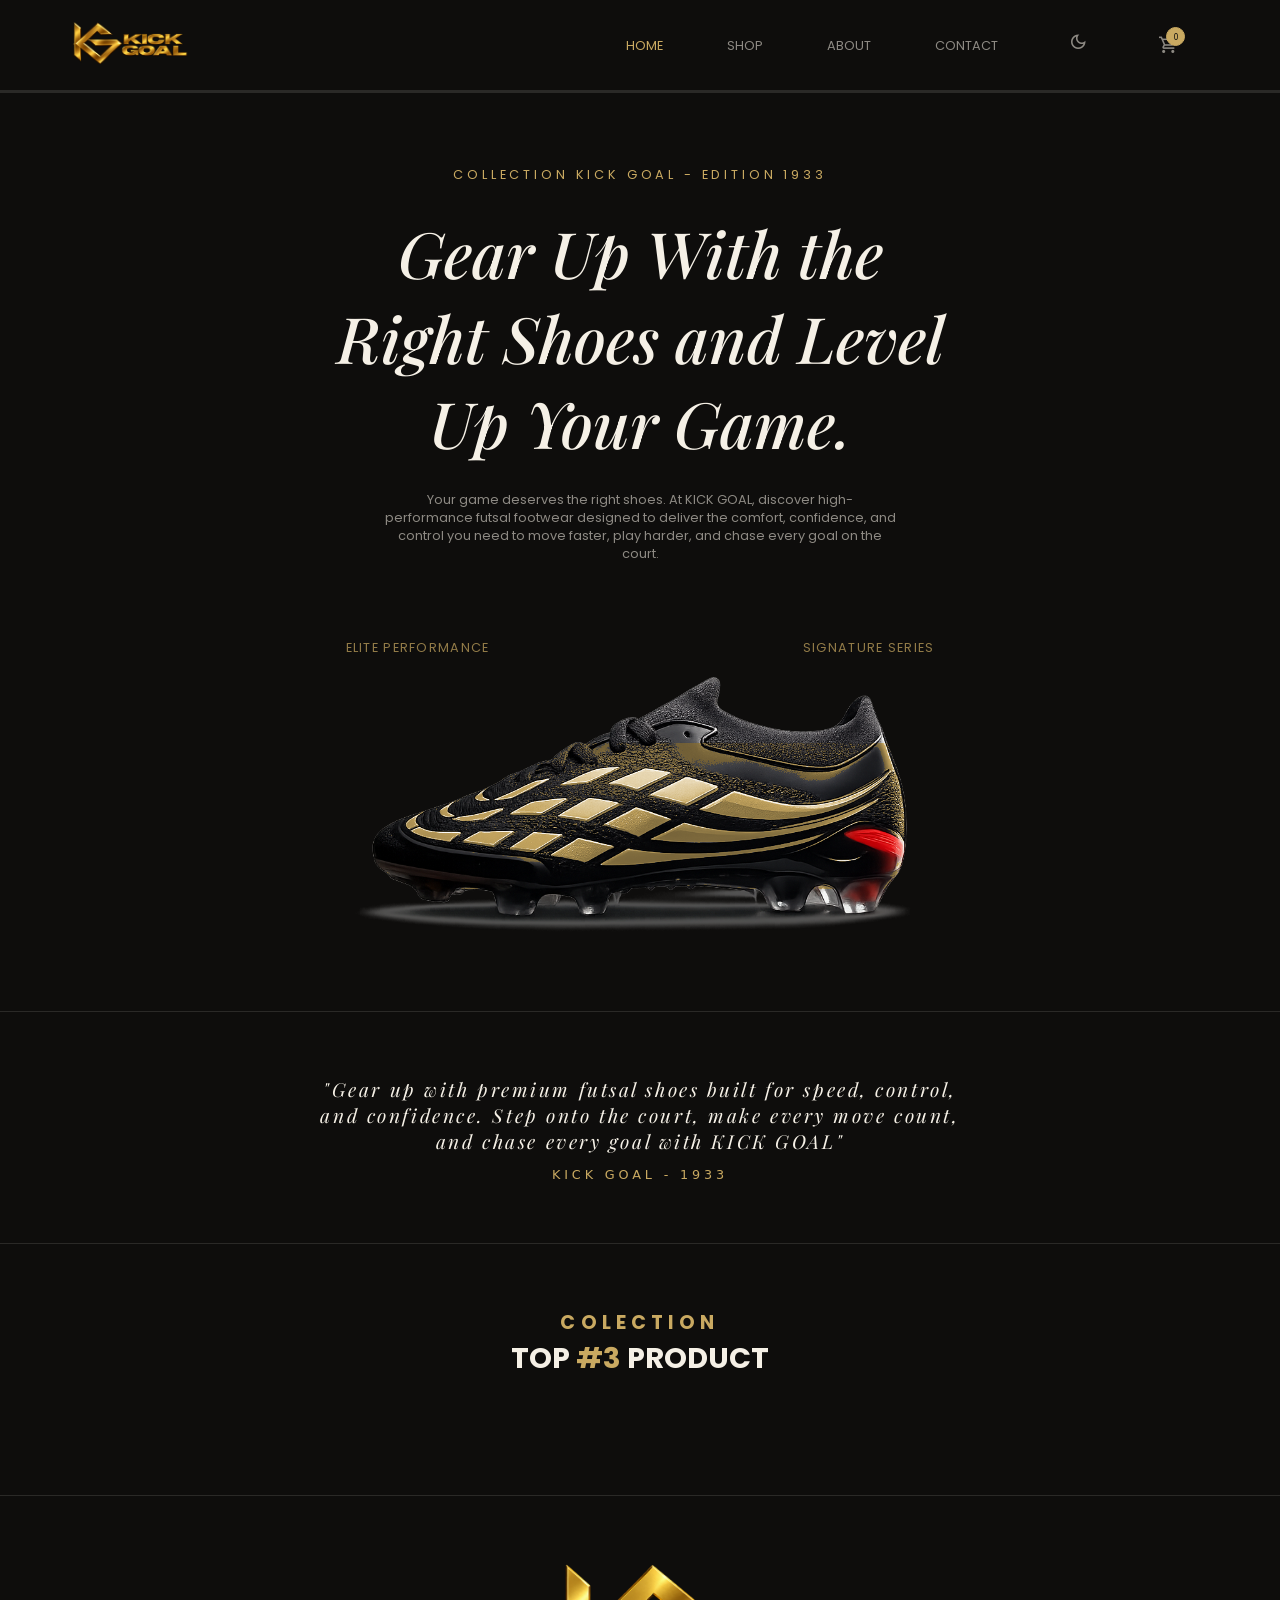
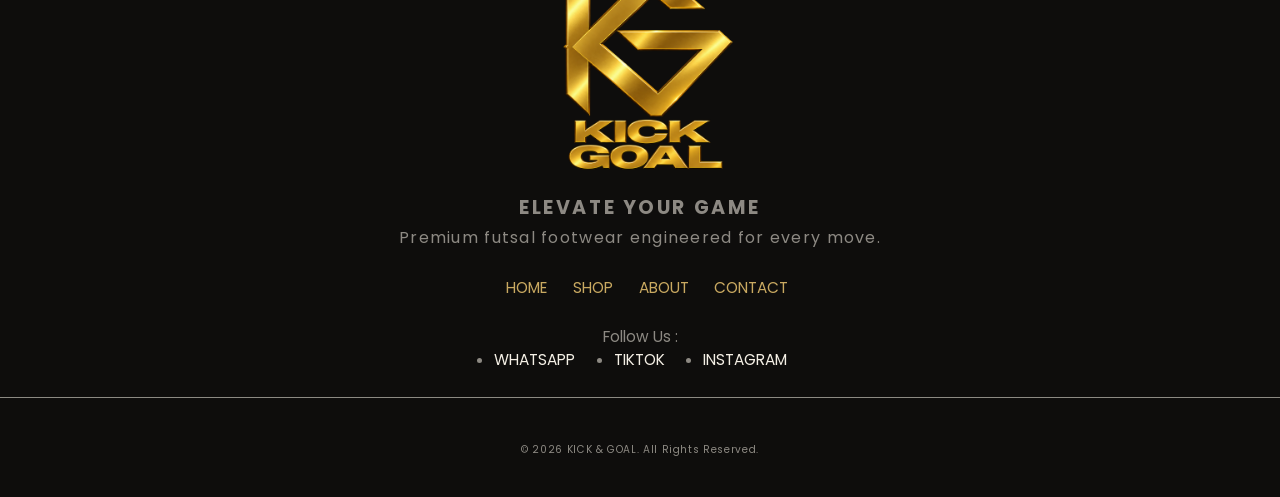
<file: index.html>
<!DOCTYPE html>
<html lang="en">

<head>
    <meta charset="UTF-8">
    <meta name="viewport" content="width=device-width, initial-scale=1.0">
    <title>Kick Goal</title>
    <!-- Favicon halaman -->
    <link rel="icon" href="../KICK%20%26%20GOAL/logo_saja.png">
    <!-- CSS untuk navbar & footer -->
    <link rel="stylesheet" href="/css/nav.css">
    <!-- CSS khusus halaman home/index -->
    <link rel="stylesheet" href="/css/index.css">
    <link rel="preconnect" href="https://fonts.googleapis.com">
    <link rel="preconnect" href="https://fonts.gstatic.com" crossorigin>
    <!-- Font utama (Poppins) -->
    <link href="https://fonts.googleapis.com/css2?family=Poppins:wght@300;400;500;600;700&display=swap"
        rel="stylesheet">
    <!-- Font untuk teks bergaya elegan/italic (Playfair Display) -->
    <link href="https://fonts.googleapis.com/css2?family=Playfair+Display:ital,wght@0,400..900;1,400..900&display=swap"
        rel="stylesheet">
    <!-- Font ikon (Material Symbols) -->
    <link rel="stylesheet" href="https://fonts.googleapis.com/css2?family=Material+Symbols+Outlined">
</head>

<body>
    <!-- Navbar atas (desktop) -->
    <nav>
        <div class="logo">
            <a href="index.html">
                <img src="/KICK & GOAL/logo_tulisan_samping.png" alt="">
            </a>
        </div>
        <div class="menu">
            <ul>
                <!-- Menu HOME ditandai "on" karena ini halaman aktif saat ini -->
                <li id="hide" class="on"><a href="../home.html">HOME</a></li>
                <li id="hide"><a href="html/shop.html">SHOP</a></li>
                <li id="hide"><a href="html/about.html">ABOUT</a></li>
                <li id="hide"><a href="html/contact.html">CONTACT</a></li>
                <!-- Tombol toggle dark/light mode -->
                <li><button>
                        <div class="dark-mode">
                            <span class="material-symbols-outlined">dark_mode</span>
                        </div>
                    </button></li>
                <!-- Ikon keranjang belanja + badge jumlah item (diisi via JS) -->
                <li>
                    <a href="html/keranjang.html">
                        <div class="keranjang">
                            <span class="material-symbols-outlined">shopping_cart</span>
                            <div class="notif">
                            </div>
                        </div>
                    </a>
                </li>
            </ul>
        </div>
    </nav>

    <!-- Navbar bawah, khusus tampilan mobile -->
    <nav class="bottom">
        <ul>
            <!-- Menu HOME ditandai aktif -->
            <li class="on">
                <a href="home.html">
                    <span class="material-symbols-outlined">home</span><br>
                    HOME
                </a>
            </li>

            <li>
                <a href="html/shop.html">
                    <span class="material-symbols-outlined">storefront</span><br>
                    SHOP
                </a>
            </li>

            <li>
                <a href="html/about.html">
                    <span class="material-symbols-outlined">info</span><br>
                    ABOUT
                </a>
            </li>

            <li>
                <a href="html/contact.html">
                    <span class="material-symbols-outlined">contact_page</span><br>
                    CONTACT
                </a>
            </li>
        </ul>
    </nav>


    <!-- Section hero: judul, tagline, deskripsi, dan gambar sepatu utama -->
    <section class="hero">
        <div class="menu-utama">
            <div class="judul">
                <p>COLLECTION KICK GOAL - EDITION 1933</p>
            </div>
            <div class="sambutan">
                <p>Gear Up With the Right Shoes and Level Up Your Game.</p>
            </div>
            <div class="kata-kata">
                <p>Your game deserves the right shoes. At KICK GOAL, discover high-performance futsal footwear designed
                    to deliver the comfort, confidence, and control you need to move faster, play harder, and chase
                    every goal on the court.</p>
            </div>
        </div>
        <div class="menu-kedua">
            <!-- Gambar sepatu unggulan beserta label "ELITE PERFORMANCE" & "SIGNATURE SERIES" -->
            <div class="isinya">
                <img src="/KICK & GOAL/sepatu_gold_pattern.png" alt="">
                <div class="kahiji">
                    <p>ELITE PERFORMANCE</p>
                </div>
                <div class="kadua">
                    <p>SIGNATURE SERIES</p>
                </div>
            </div>
        </div>
    </section>

    <!-- Section caption: kutipan/slogan brand -->
    <section class="caption">
        <div class="utama">
            <p>"Gear up with premium futsal shoes built for speed, control, and confidence. Step onto the
                court, make every move count, and chase every goal with KICK GOAL"</p>
        </div>
        <div class="gatau">
            <p>KICK GOAL - 1933</p>
        </div>
    </section>

    <!-- Section produk unggulan (top 3 product) -->
    <section class="top-tri">
        <div class="jdl">
            <p>COLECTION</p>
            <h1>TOP <span class="kuning">#3</span> PRODUCT</h1>
        </div>
        <!-- Container ini diisi otomatis oleh JS (index.js) dengan 3 kartu produk -->
        <div class="top-product" id="top-product">

        </div>
    </section>

    <!-- Footer: logo, slogan, menu navigasi, sosial media, dan copyright -->
    <footer>
        <div class="foto">
            <img src="/KICK & GOAL/logo_tulisan_bawah.png" alt="">
        </div>
        <div class="slogan">
            <p>ELEVATE YOUR GAME</p>
            <small>Premium futsal footwear engineered for every move.</small>
        </div>
        <div class="fot-menu">
            <ul>
                <li><a href="home.html">HOME</a></li>
                <li><a href="html/shop.html">SHOP</a></li>
                <li><a href="html/about.html">ABOUT</a></li>
                <li><a href="html/contact.html">CONTACT</a></li>
            </ul>
        </div>
        <div class="medsos">
            <P>Follow Us :</P>
            <ul>
                <li><a href="https://wa.me/6283130835478" target="_blank">WHATSAPP</a></li>
                <li><a href="https://tiktok.com/@ipww__" target="_blank">TIKTOK</a></li>
                <li><a href="https://instagram.com/ipaww__" target="_blank">INSTAGRAM</a></li>
            </ul>
        </div>
        <div class="copyright">
            <p>© 2026 KICK & GOAL. All Rights Reserved.</p>
        </div>
    </footer>

    <!-- Script untuk render produk unggulan ke #top-product -->
    <script src="/js/index.js"></script>
    <!-- Script untuk toggle dark/light mode -->
    <script src="/js/mode.js"></script>
    <!-- Script untuk sistem notifikasi -->
    <script src="/js/notif.js"></script>

</body>

</html>
</file>
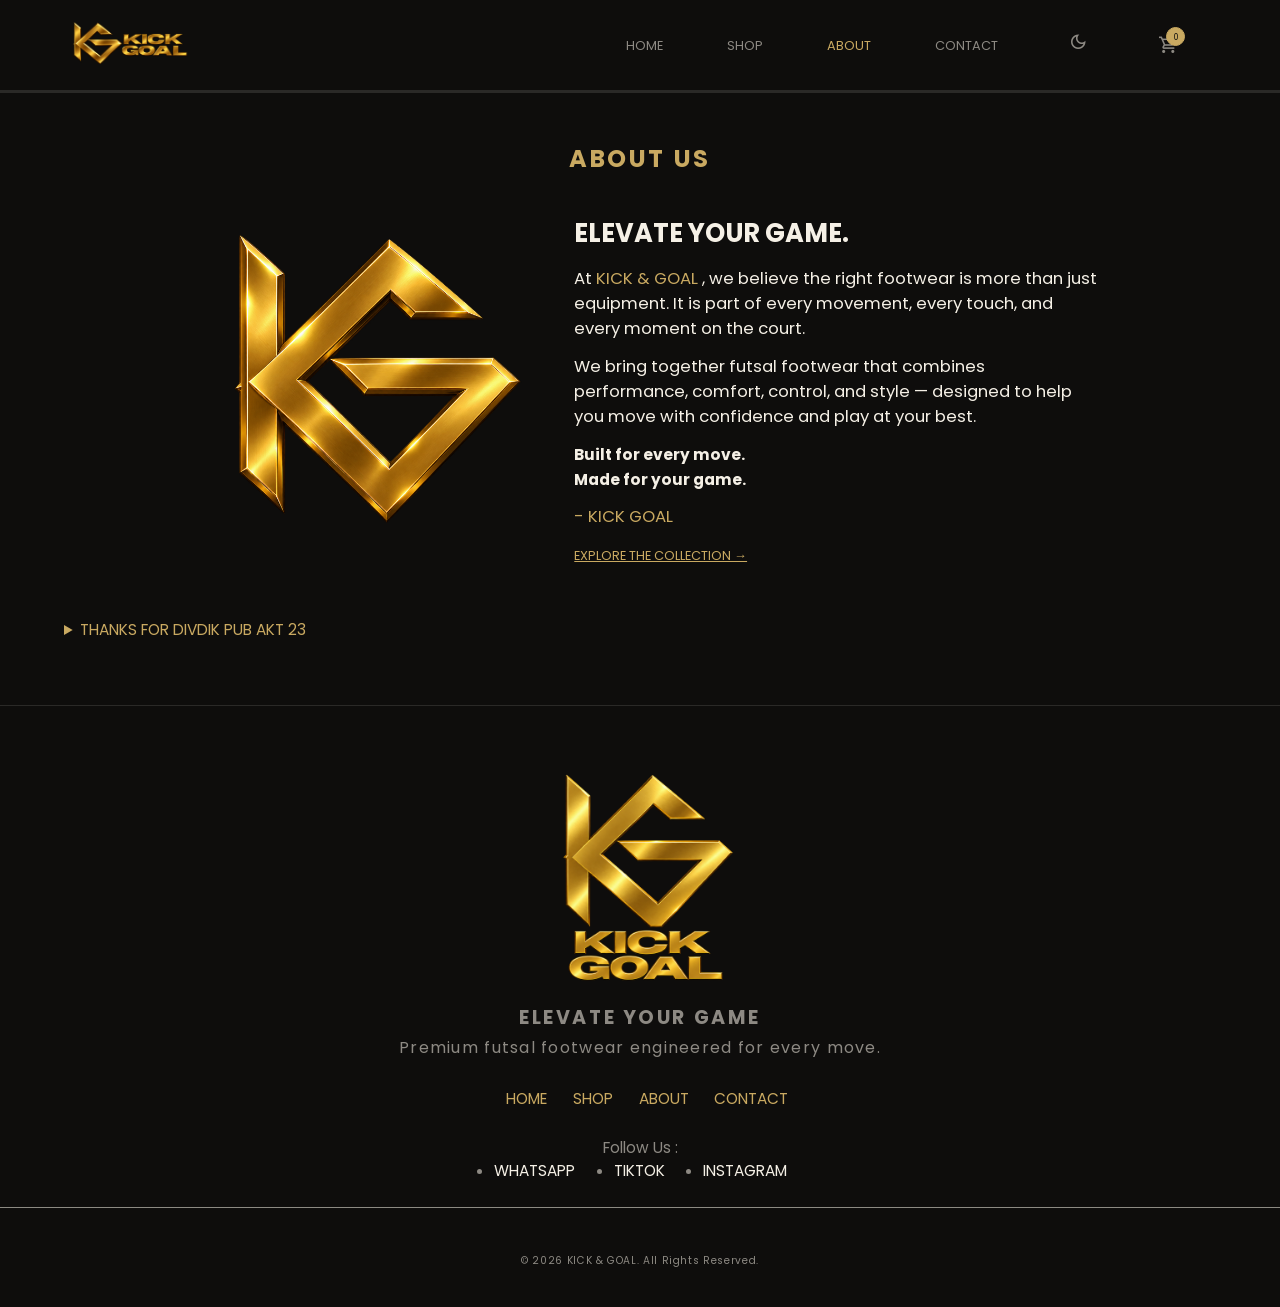
<file: html/about.html>
<!DOCTYPE html>
<html lang="en">

<head>
    <meta charset="UTF-8">
    <meta name="viewport" content="width=device-width, initial-scale=1.0">
    <title>About</title>
    <!-- Favicon halaman -->
    <link rel="icon" href="../KICK%20%26%20GOAL/logo_saja.png">
    <!-- CSS untuk navbar & footer -->
    <link rel="stylesheet" href="/css/nav.css">
    <!-- CSS khusus halaman about -->
    <link rel="stylesheet" href="/css/about.css">
    <link rel="preconnect" href="https://fonts.googleapis.com">
    <link rel="preconnect" href="https://fonts.gstatic.com" crossorigin>
    <!-- Font utama (Poppins) -->
    <link href="https://fonts.googleapis.com/css2?family=Poppins:wght@300;400;500;600;700&display=swap"
        rel="stylesheet">
    <!-- Font untuk teks bergaya elegan/italic (Playfair Display) -->
    <link href="https://fonts.googleapis.com/css2?family=Playfair+Display:ital,wght@0,400..900;1,400..900&display=swap"
        rel="stylesheet">
    <!-- Font ikon (Material Symbols) -->
    <link rel="stylesheet" href="https://fonts.googleapis.com/css2?family=Material+Symbols+Outlined">
</head>

<body>
    <!-- Navbar atas (desktop) -->
    <nav>
        <div class="logo">
            <a href="../index.html">
                <img src="/KICK & GOAL/logo_tulisan_samping.png" alt="">
            </a>
        </div>
        <div class="menu">
            <ul>
                <li id="hide"><a href="../index.html">HOME</a></li>
                <li id="hide"><a href="shop.html">SHOP</a></li>
                <li id="hide" class="on"><a href="about.html">ABOUT</a></li>
                <li id="hide"><a href="contact.html">CONTACT</a></li>
                <!-- Tombol toggle dark/light mode -->
                <li><button>
                        <div class="dark-mode">
                            <span class="material-symbols-outlined">dark_mode</span>
                        </div>
                    </button></li>
                <!-- Ikon keranjang belanja + badge jumlah item (diisi via JS) -->
                <li>
                    <a href="keranjang.html">
                        <div class="keranjang">
                            <span class="material-symbols-outlined">shopping_cart</span>
                            <div class="notif">
                            </div>
                        </div>
                    </a>
                </li>
            </ul>
        </div>
    </nav>

    <!-- Navbar bawah, khusus tampilan mobile -->
    <nav class="bottom">
        <ul>
            <li>
                <a href="../index.html">
                    <span class="material-symbols-outlined">home</span><br>
                    HOME
                </a>
            </li>

            <li>
                <a href="shop.html">
                    <span class="material-symbols-outlined">storefront</span><br>
                    SHOP
                </a>
            </li>

            <!-- Menu ABOUT ditandai aktif karena ini halaman aktif saat ini -->
            <li class="on">
                <a href="about.html">
                    <span class="material-symbols-outlined">info</span><br>
                    ABOUT
                </a>
            </li>

            <li>
                <a href="contact.html">
                    <span class="material-symbols-outlined">contact_page</span><br>
                    CONTACT
                </a>
            </li>
        </ul>
    </nav>

    <!-- Section utama halaman about -->
    <section class="about">
        <h1>ABOUT US</h1>
        <div class="isi">
            <!-- Gambar/logo brand -->
            <div class="pic">
                <img src="/KICK & GOAL/logo_saja.png" alt="">
            </div>
            <!-- Teks deskripsi tentang brand -->
            <div class="kata-kata">
                <h3>ELEVATE YOUR GAME.</h3>
                <p>At <span id="kickgoal">KICK & GOAL</span> , we believe the right footwear is more than just
                    equipment. It is part of every
                    movement, every touch, and every moment on the court. </p>
                <p>We bring together futsal footwear that combines performance, comfort, control, and style — designed
                    to help you move with confidence and play at your best.</p>
                <b>Built for every move. <br>
                    Made for your game.</b><br>
                <p id="kickgoal">- KICK GOAL</p>
                <a href="shop.html">EXPLORE THE COLLECTION →</a>
            </div>
        </div>
        <!-- Bagian ucapan terima kasih, bisa dibuka/tutup (collapsible) -->
        <details>
            <summary>THANKS FOR DIVDIK PUB AKT 23</summary>

            <div class="divdik">
                <div class="fto">
                    <img src="/KICK & GOAL/ChatGPT Image Sep 1, 2026, 11_10_03 AM.png" alt="">
                </div>
                <div class="kata">
                    <h2>TERIMA KASIH <br> <span id="kickgoal">DIVISI PENDIDIKAN DAN PELATIHAN</span></h2>
                    <p>Terima kasih atas ilmu, waktu, dan dedikasi yang telah diberikan selama proses pembelajaran.
                        <br><br>

                        Mulai dari memahami Logika dan Algoritma, mempelajari Struktur Data, hingga berkembang ke HTML
                        dan pemrograman web, setiap materi yang diajarkan telah menjadi bagian penting dalam perjalanan
                        kami untuk memahami dunia pemrograman. <br><br>

                        Bukan hanya tentang menulis kode, tetapi juga tentang bagaimana berpikir secara logis,
                        memecahkan masalah, dan terus belajar untuk menjadi lebih baik. <br><br>

                        Terima kasih telah membimbing, mengajarkan, dan menemani setiap proses kami. <br><br>

                        Terima kasih atas segala jasa dan dedikasinya.
                        Ilmu yang diberikan akan selalu menjadi bekal untuk langkah kami selanjutnya. <br><br>

                        — Terima Kasih, Divisi Pendidikan dan Pelatihan.</p>
                </div>
            </div>
        </details>
    </section>

    <!-- Footer: logo, slogan, menu navigasi, sosial media, dan copyright -->
    <footer>
        <div class="foto">
            <img src="/KICK & GOAL/logo_tulisan_bawah.png" alt="">
        </div>
        <div class="slogan">
            <p>ELEVATE YOUR GAME</p>
            <small>Premium futsal footwear engineered for every move.</small>
        </div>
        <div class="fot-menu">
            <ul>
                <li><a href="../index.html">HOME</a></li>
                <li><a href="shop.html">SHOP</a></li>
                <li><a href="about.html">ABOUT</a></li>
                <li><a href="contact.html">CONTACT</a></li>
            </ul>
        </div>
        <div class="medsos">
            <P>Follow Us :</P>
            <ul>
                <li><a href="https://wa.me/6283130835478" target="_blank">WHATSAPP</a></li>
                <li><a href="https://tiktok.com/@ipww__" target="_blank">TIKTOK</a></li>
                <li><a href="https://instagram.com/ipaww__" target="_blank">INSTAGRAM</a></li>
            </ul>
        </div>
        <div class="copyright">
            <p>© 2026 KICK & GOAL. All Rights Reserved.</p>
        </div>
    </footer>

    <!-- Script untuk toggle dark/light mode -->
    <script src="/js/mode.js"></script>
    <!-- Script untuk sistem notifikasi -->
    <script src="/js/notif.js"></script>

</body>

</html>
</file>
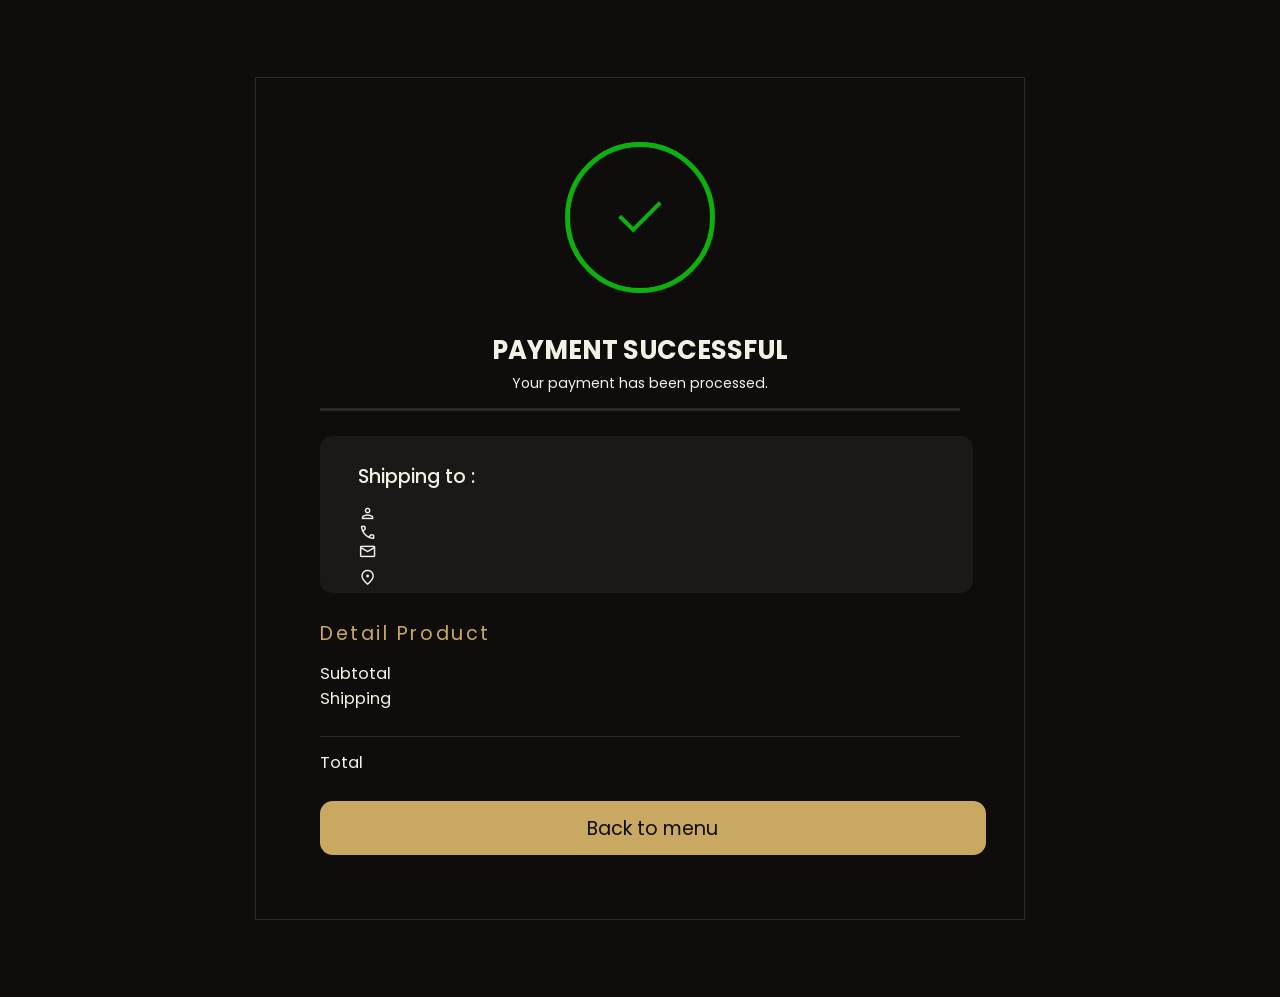
<file: html/berhasil.html>
<!DOCTYPE html>
<html lang="en">

<head>
    <meta charset="UTF-8">
    <meta name="viewport" content="width=device-width, initial-scale=1.0">
    <!-- CSS khusus halaman "berhasil" (konfirmasi pembayaran) -->
    <link rel="stylesheet" href="/css/berhasil.css">
    <!-- CSS untuk navbar (meski navbar penuh tidak dipakai di halaman ini) -->
    <link rel="stylesheet" href="/css/nav.css">

    <link rel="preconnect" href="https://fonts.googleapis.com">
    <link rel="preconnect" href="https://fonts.gstatic.com" crossorigin>
    <!-- Font utama (Poppins) -->
    <link href="https://fonts.googleapis.com/css2?family=Poppins:wght@300;400;500;600;700&display=swap"
        rel="stylesheet">
    <!-- Font untuk teks bergaya elegan/italic (Playfair Display) -->
    <link href="https://fonts.googleapis.com/css2?family=Playfair+Display:ital,wght@0,400..900;1,400..900&display=swap"
        rel="stylesheet">
    <!-- Font ikon (Material Symbols) -->
    <link rel="stylesheet" href="https://fonts.googleapis.com/css2?family=Material+Symbols+Outlined">
    <title>
        succes
    </title>
</head>

<body>
    <!-- Section konfirmasi pembayaran berhasil -->
    <section class="pembayaran">
        <!-- Ikon centang (tanda pembayaran sukses) -->
        <div class="icon-berhasil">
            <span class="material-symbols-outlined">done</span>
        </div>
        <!-- Pesan konfirmasi -->
        <div class="kata-kata">
            <p>PAYMENT SUCCESSFUL</p>
            <small>Your payment has been processed. </small>

        </div>
        <!-- Ringkasan detail belanja: alamat pengiriman & rincian produk -->
        <div class="detail-belanja">
            <!-- Informasi pengiriman (diisi otomatis via JS/berhasil.js dari data user tersimpan) -->
            <div class="addres">
                <h3>Shipping to :</h3>
                <div class="nama-user">
                    <span class="material-symbols-outlined">person</span>
                    <p id="nama-user"></p>
                </div>

                <div class="wa">
                    <span class="material-symbols-outlined">phone</span>
                    <p id="whatsapp"></p>
                </div>

                <div class="email">
                    <span class="material-symbols-outlined">email</span>
                    <p id="email"></p>
                </div>

                <div class="alamat">
                    <span class="material-symbols-outlined">location_on</span>
                    <p id="alamat"></p>
                </div>
            </div>

            <p class="jdl">Detail Product</p>
            
            <!-- Container daftar produk yang berhasil dibeli (diisi otomatis via JS) -->
            <div class="bungkus-card">
            </div>
            <!-- Rincian biaya: subtotal, ongkir, total (diisi otomatis via JS) -->
            <div class="rincian">
                <div class="subtotal">
                    <p>Subtotal</p>
                    <p id="subtotal"></p>
                </div>
                <div class="ongkir">
                    <p>Shipping</p>
                    <p id="shipping"></p>
                </div>
                <div class="total">
                    <p>Total</p>
                    <p id="total"></p>
                </div>
            </div>
            <!-- Tombol kembali ke halaman shop -->
            <a id="tombol" href="/html/shop.html">Back to menu</a>
    </section>

    <!-- Script untuk toggle dark/light mode -->
    <script src="/js/mode.js"></script>
    <!-- Script untuk menampilkan ringkasan pesanan & membersihkan data checkout -->
    <script src="/js/berhasil.js"></script>
</body>

</html>
</file>
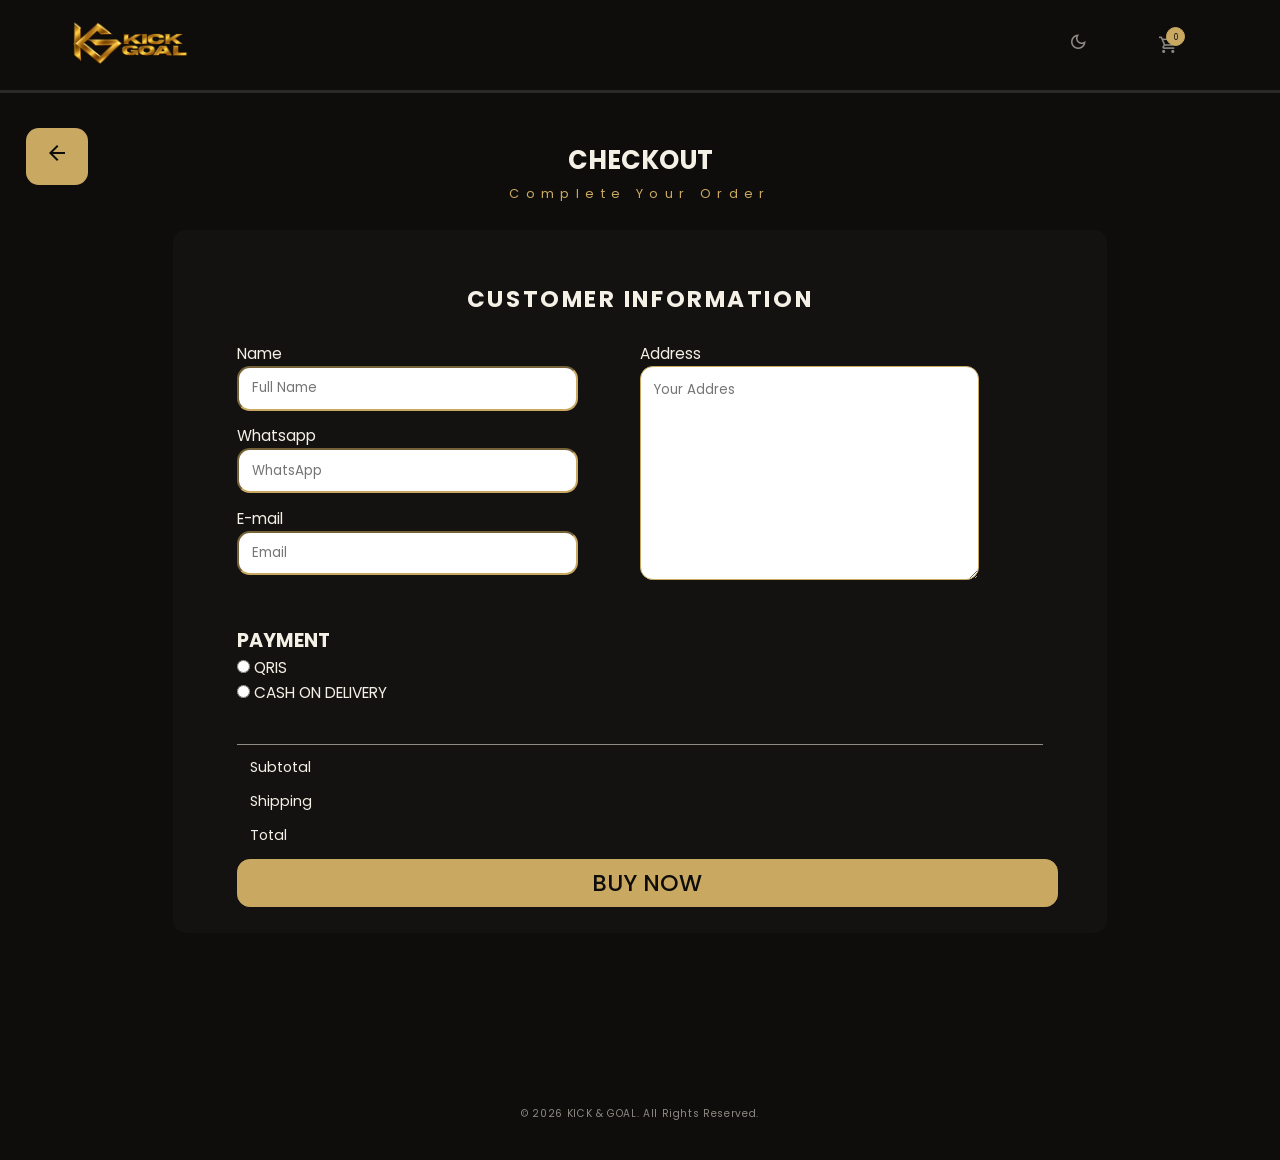
<file: html/buy.html>
<!DOCTYPE html>
<html lang="en">

<head>
    <meta charset="UTF-8">
    <meta name="viewport" content="width=device-width, initial-scale=1.0">
    <title>Checkout</title>
    <!-- Favicon halaman -->
    <link rel="icon" href="../KICK%20%26%20GOAL/logo_saja.png">
    <!-- CSS untuk navbar & footer -->
    <link rel="stylesheet" href="/css/nav.css">
    <!-- CSS khusus halaman checkout -->
    <link rel="stylesheet" href="/css/buy.css">
    <link rel="preconnect" href="https://fonts.googleapis.com">
    <link rel="preconnect" href="https://fonts.gstatic.com" crossorigin>
    <!-- Font utama (Poppins) -->
    <link href="https://fonts.googleapis.com/css2?family=Poppins:wght@300;400;500;600;700&display=swap"
        rel="stylesheet">
    <!-- Font ikon (Material Symbols) -->
    <link rel="stylesheet" href="https://fonts.googleapis.com/css2?family=Material+Symbols+Outlined">
</head>

<body>
    <!-- Navbar atas (versi ringkas, hanya logo + dark mode + keranjang, tanpa menu HOME/SHOP/dll) -->
    <nav>
        <div class="logo">
            <img src="/KICK & GOAL/logo_tulisan_samping.png" alt="">
        </div>
        <div class="menu">
            <ul>
                <!-- Tombol toggle dark/light mode -->
                <li><button>
                        <div class="dark-mode">
                            <span class="material-symbols-outlined">dark_mode</span>
                        </div>
                    </button></li>
                <!-- Ikon keranjang belanja + badge jumlah item (diisi via JS) -->
                <li><a href="keranjang.html">
                        <div class="keranjang">
                            <span class="material-symbols-outlined">shopping_cart</span>
                            <div class="notif">
                            </div>
                        </div>
                    </a></li>
            </ul>
        </div>
    </nav>

    <!-- Tombol kembali ke halaman sebelumnya (fungsinya diatur via JS, href kosong ditimpa preventDefault) -->
    <div class="back"><a href=""><span class="material-symbols-outlined">arrow_back</span></a></div>


    <!-- Section utama halaman checkout -->
    <section class="checkout">
        <div class="judul">
            <p>CHECKOUT</p>
            <small>Complete Your Order</small>
        </div>
        <div class="info">
            <div class="info-produk">
                <!-- Container daftar produk yang di-checkout (diisi otomatis via JS/buy.js) -->
                <div class="card-co">

                </div>
                <!-- Form data pengiriman (nama, WhatsApp, email, alamat) -->
                <div class="addres">
                    <p>CUSTOMER INFORMATION</p>
                        <form action="">
                            <div class="identitas">
                                <label for="nama">Name</label><br>
                                <input type="text" minlength="3" maxlength="50" placeholder="Full Name" id="nama" required>

                                <br>
                                <label for="wa">Whatsapp</label><br>
                                <input type="tel" minlength="10" maxlength="13" placeholder="WhatsApp" id="whatsapp" required>

                                <br>
                                <label for="wa">E-mail</label><br>
                                <input type="email" minlength="5" maxlength="100" placeholder="Email" id="email" required>
                            </div>
                            <div class="alamat">
                                <label for="alamat">Address</label><br>
                                <textarea name="alamat" id="alamat" placeholder="Your Addres"></textarea>
                            </div>
                        </form>
                </div>
                <!-- Pilihan metode pembayaran (QRIS atau COD) -->
                <div class="payment">
                    <p>PAYMENT</p>
                    <form action="">
                        <input type="radio" name="payment" id="qris" value="QRIS">
                        <label for="qris">QRIS</label>

                        <br>

                        <input type="radio" name="payment" id="cod" value="COD">
                        <label for="cod">CASH ON DELIVERY</label>
                    </form>
                </div>
                <!-- Rincian biaya (subtotal, ongkir, total) & tombol beli -->
                <div class="bagian-bawah">

                    <div class="rincian">
                        <div class="subtotal">
                            <p>Subtotal</p>
                            <!-- Nilai subtotal diisi otomatis via JS -->
                            <p id="subtotal"></p>
                        </div>
                        <div class="shipping">
                            <p>Shipping</p>
                            <!-- Nilai ongkir diisi otomatis via JS -->
                            <p id="shipping"></p>
                        </div>
                        <div class="total">
                            <p>Total</p>
                            <!-- Nilai total diisi otomatis via JS -->
                            <p id="total"></p>
                        </div>
                    </div>
                    <!-- Tombol checkout, validasi & aksinya diatur via JS -->
                    <a id="buy">BUY NOW</a>
                </div>
            </div>
        </div>
    </section>

    <!-- Container notifikasi pop-up -->
    <div id="notif"></div>


    <!-- Footer versi ringkas, hanya copyright -->
    <footer>
        <div class="copyright">
            <p>© 2026 KICK & GOAL. All Rights Reserved.</p>
        </div>
    </footer>


    <!-- Script untuk render produk checkout, hitung total, validasi form, & proses pembayaran -->
    <script src="/js/buy.js"></script>
    <!-- Script untuk toggle dark/light mode -->
    <script src="/js/mode.js"></script>
    <!-- Script untuk sistem notifikasi -->
    <script src="/js/notif.js"></script>
</body>

</html>
</file>
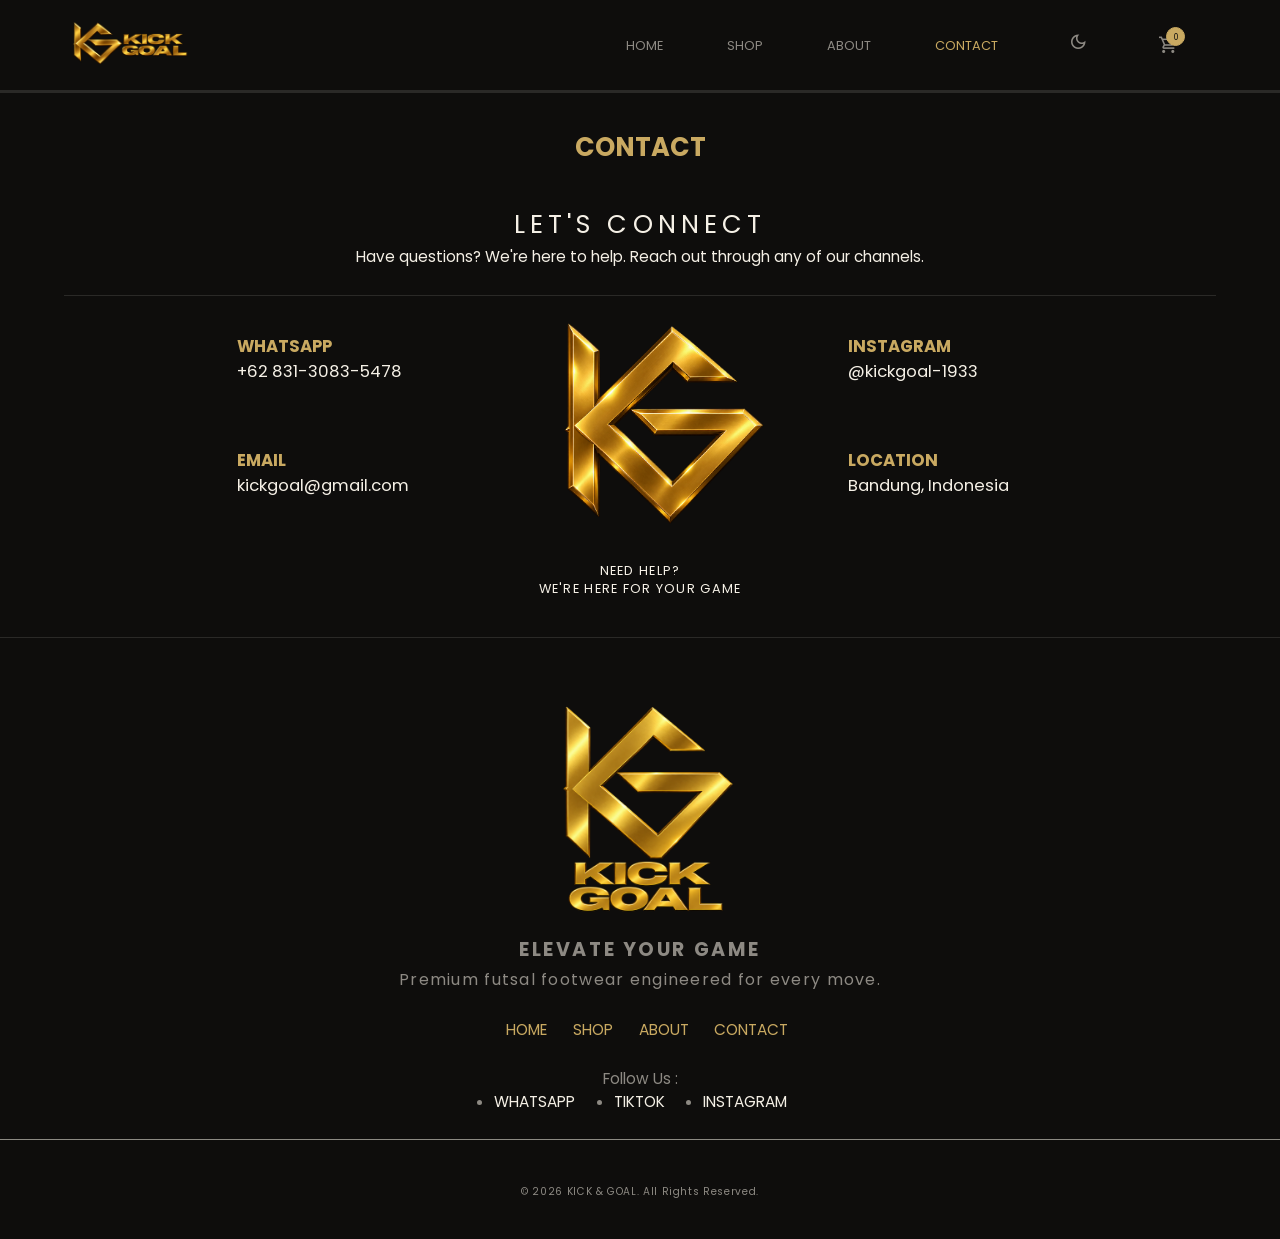
<file: html/contact.html>
<!DOCTYPE html>
<html lang="en">

<head>
    <meta charset="UTF-8">
    <meta name="viewport" content="width=device-width, initial-scale=1.0">
    <title>Contact</title>
    <!-- Favicon halaman -->
    <link rel="icon" href="../KICK%20%26%20GOAL/logo_saja.png">
    <!-- CSS untuk navbar & footer -->
    <link rel="stylesheet" href="/css/nav.css">
    <!-- CSS khusus halaman contact -->
    <link rel="stylesheet" href="/css/contact.css">
    <link rel="preconnect" href="https://fonts.googleapis.com">
    <link rel="preconnect" href="https://fonts.gstatic.com" crossorigin>
    <!-- Font utama (Poppins) -->
    <link href="https://fonts.googleapis.com/css2?family=Poppins:wght@300;400;500;600;700&display=swap"
        rel="stylesheet">
    <!-- Font untuk teks bergaya elegan/italic (Playfair Display) -->
    <link href="https://fonts.googleapis.com/css2?family=Playfair+Display:ital,wght@0,400..900;1,400..900&display=swap"
        rel="stylesheet">
    <!-- Font ikon (Material Symbols) -->
    <link rel="stylesheet" href="https://fonts.googleapis.com/css2?family=Material+Symbols+Outlined">
</head>

<body>
    <!-- Navbar atas (desktop) -->
    <nav>
        <div class="logo">
            <a href="../index.html">
                <img src="/KICK & GOAL/logo_tulisan_samping.png" alt="">
            </a>
        </div>
        <div class="menu">
            <ul>
                <li id="hide"><a href="../index.html">HOME</a></li>
                <li id="hide"><a href="shop.html">SHOP</a></li>
                <li id="hide"><a href="about.html">ABOUT</a></li>
                <li id="hide" class="on"><a href="contact.html">CONTACT</a></li>
                <!-- Tombol toggle dark/light mode -->
                <li><button>
                        <div class="dark-mode">
                            <span class="material-symbols-outlined">dark_mode</span>
                        </div>
                    </button></li>
                <!-- Ikon keranjang belanja + badge jumlah item (diisi via JS) -->
                <li>
                    <a href="keranjang.html">
                        <div class="keranjang">
                            <span class="material-symbols-outlined">shopping_cart</span>
                            <div class="notif">
                            </div>
                        </div>
                    </a>
                </li>
            </ul>
        </div>
    </nav>

    <!-- Navbar bawah, khusus tampilan mobile -->
    <nav class="bottom">
        <ul>
            <li>
                <a href="../index.html">
                    <span class="material-symbols-outlined">home</span><br>
                    HOME
                </a>
            </li>

            <li>
                <a href="shop.html">
                    <span class="material-symbols-outlined">storefront</span><br>
                    SHOP
                </a>
            </li>

            <li>
                <a href="about.html">
                    <span class="material-symbols-outlined">info</span><br>
                    ABOUT
                </a>
            </li>

            <!-- Menu CONTACT ditandai aktif karena ini halaman aktif saat ini -->
            <li class="on">
                <a href="contact.html">
                    <span class="material-symbols-outlined">contact_page</span><br>
                    CONTACT
                </a>
            </li>
        </ul>
    </nav>

    <!-- Konten utama halaman contact -->
    <div class="contact">
        <!-- Judul & pengantar halaman -->
        <div class="atas">
            <h1>CONTACT</h1>
            <p>LET'S CONNECT</p>
            <small>Have questions? We're here to help. Reach out through any of our channels.</small>
        </div>
        <!-- Daftar informasi kontak: WhatsApp, email, Instagram, lokasi -->
        <div class="kontak">
            <div class="satu">
                <div class="info">
                    <p class="jdl">WHATSAPP</p>
                    <p>+62 831-3083-5478</p>
                </div>
                <div class="info">
                    <p class="jdl">EMAIL</p>
                    <p>kickgoal@gmail.com</p>

                </div>
            </div>
            <div class="dua">
                <div class="info">
                    <p class="jdl">INSTAGRAM</p>
                    <p>@kickgoal-1933</p>
                </div>
                <div class="info">
                    <p class="jdl">LOCATION</p>
                    <p>Bandung, Indonesia</p>
                </div>
            </div>
            <!-- Logo dekoratif di section kontak -->
            <img src="/KICK & GOAL/logo_saja.png" alt="">
        </div>
        <!-- Teks penutup/ajakan di bagian bawah section contact -->
        <p>NEED HELP?</p>
        <p>WE'RE HERE FOR YOUR GAME</p>
    </div>

    <!-- Footer: logo, slogan, menu navigasi, sosial media, dan copyright -->
    <footer>
        <div class="foto">
            <img src="/KICK & GOAL/logo_tulisan_bawah.png" alt="">
        </div>
        <div class="slogan">
            <p>ELEVATE YOUR GAME</p>
            <small>Premium futsal footwear engineered for every move.</small>
        </div>
        <div class="fot-menu">
            <ul>
                <li><a href="../index.html">HOME</a></li>
                <li><a href="shop.html">SHOP</a></li>
                <li><a href="about.html">ABOUT</a></li>
                <li><a href="contact.html">CONTACT</a></li>
            </ul>
        </div>
        <div class="medsos">
            <P>Follow Us :</P>
            <ul>
                <li><a href="https://wa.me/6283130835478" target="_blank">WHATSAPP</a></li>
                <li><a href="https://tiktok.com/@ipww__" target="_blank">TIKTOK</a></li>
                <li><a href="https://instagram.com/ipaww__" target="_blank">INSTAGRAM</a></li>
            </ul>
        </div>
        <div class="copyright">
            <p>© 2026 KICK & GOAL. All Rights Reserved.</p>
        </div>
    </footer>

    <!-- Script untuk toggle dark/light mode -->
    <script src="/js/mode.js"></script>
    <!-- Script untuk sistem notifikasi -->
    <script src="/js/notif.js"></script>

</body>

</html>
</file>
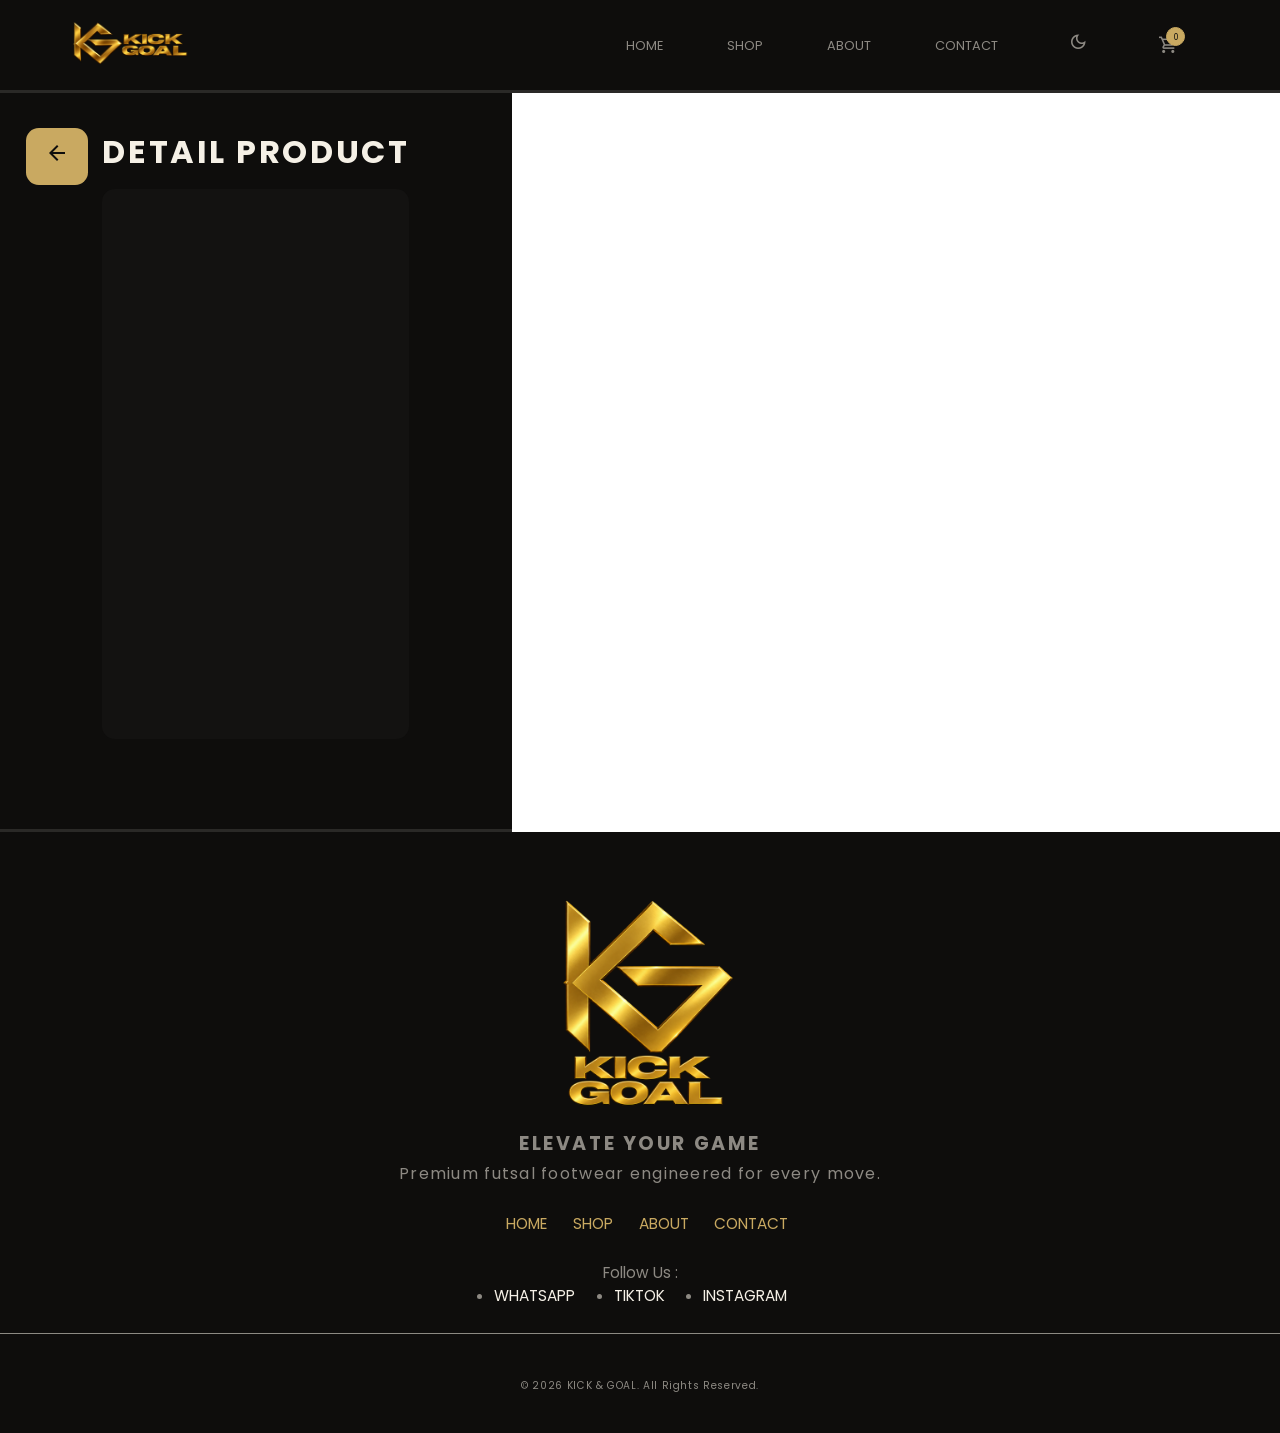
<file: html/detail.html>
<!DOCTYPE html>
<html lang="en">

<head>
    <meta charset="UTF-8">
    <meta name="viewport" content="width=device-width, initial-scale=1.0">
    <title>Detail Product</title>
    <!-- Favicon halaman -->
    <link rel="icon" href="../KICK%20%26%20GOAL/logo_saja.png">
    <!-- CSS untuk navbar & footer -->
    <link rel="stylesheet" href="/css/nav.css">
    <!-- CSS khusus halaman detail produk -->
    <link rel="stylesheet" href="/css/detail.css">
    <link rel="preconnect" href="https://fonts.googleapis.com">
    <link rel="preconnect" href="https://fonts.gstatic.com" crossorigin>
    <!-- Font utama (Poppins) -->
    <link href="https://fonts.googleapis.com/css2?family=Poppins:wght@300;400;500;600;700&display=swap"
        rel="stylesheet">
    <!-- Font ikon (Material Symbols) -->
    <link rel="stylesheet" href="https://fonts.googleapis.com/css2?family=Material+Symbols+Outlined">

</head>

<body>
    <!-- Navbar atas (desktop) -->
    <nav>
        <div class="logo">
            <a href="../index.html">
                <img src="/KICK & GOAL/logo_tulisan_samping.png" alt="">
            </a>
        </div>
        <div class="menu">
            <ul>
                <li id="hide"><a href="../index.html">HOME</a></li>
                <li id="hide"><a href="shop.html">SHOP</a></li>
                <li id="hide"><a href="about.html">ABOUT</a></li>
                <li id="hide"><a href="contact.html">CONTACT</a></li>
                <!-- Tombol toggle dark/light mode -->
                <li><button>
                        <div class="dark-mode">
                            <span class="material-symbols-outlined">dark_mode</span>
                        </div>
                    </button></li>
                <!-- Ikon keranjang belanja + badge jumlah item (diisi via JS) -->
                <li>
                    <a href="keranjang.html">
                        <div class="keranjang">
                            <span class="material-symbols-outlined">shopping_cart</span>
                            <div class="notif">
                            </div>
                        </div>
                    </a>
                </li>
            </ul>
        </div>
    </nav>

    <!-- Navbar bawah, khusus tampilan mobile -->
    <nav class="bottom">
        <ul>
            <li>
                <a href="../index.html">
                    <span class="material-symbols-outlined">home</span><br>
                    HOME
                </a>
            </li>

            <li>
                <a href="shop.html">
                    <span class="material-symbols-outlined">storefront</span><br>
                    SHOP
                </a>
            </li>

            <li>
                <a href="about.html">
                    <span class="material-symbols-outlined">info</span><br>
                    ABOUT
                </a>
            </li>

            <li>
                <a href="contact.html">
                    <span class="material-symbols-outlined">contact_page</span><br>
                    CONTACT
                </a>
            </li>
        </ul>
    </nav>

    <!-- Tombol kembali ke halaman sebelumnya (fungsinya diatur via JS, href kosong ditimpa preventDefault) -->
    <div class="back"><a href=""><span class="material-symbols-outlined">arrow_back</span></a></div>

    <!-- Section detail produk -->
    <section class="detail">
        <div class="judul">
            <p>DETAIL PRODUCT</p>
        </div>
        <div class="isi-detail">
            <!-- Container foto produk (diisi otomatis via JS/detail.js) -->
            <div class="pic">
            </div>
            <!-- Container informasi produk: merk, nama, deskripsi, ukuran, harga, tombol (diisi via JS) -->
            <div class="detail-produk">
            </div>
        </div>
    </section>



    <!-- Footer: logo, slogan, menu navigasi, sosial media, dan copyright -->
    <footer>
        <div class="foto">
            <img src="/KICK & GOAL/logo_tulisan_bawah.png" alt="">
        </div>
        <div class="slogan">
            <p>ELEVATE YOUR GAME</p>
            <small>Premium futsal footwear engineered for every move.</small>
        </div>
        <div class="fot-menu">
            <ul>
                <li><a href="../index.html">HOME</a></li>
                <li><a href="shop.html">SHOP</a></li>
                <li><a href="about.html">ABOUT</a></li>
                <li><a href="contact.html">CONTACT</a></li>
            </ul>
        </div>
        <div class="medsos">
            <P>Follow Us :</P>
            <ul>
                <li><a href="https://wa.me/6283130835478" target="_blank">WHATSAPP</a></li>
                <li><a href="https://tiktok.com/@ipww__" target="_blank">TIKTOK</a></li>
                <li><a href="https://instagram.com/ipaww__" target="_blank">INSTAGRAM</a></li>
            </ul>
        </div>
        <div class="copyright">
            <p>© 2026 KICK & GOAL. All Rights Reserved.</p>
        </div>
    </footer>

    <!-- Container notifikasi pop-up -->
    <div id="notif"></div>

    <!-- Script untuk render detail produk (foto, nama, harga, pilihan ukuran, dll) -->
    <script src="/js/detail.js"></script>
    <!-- Script untuk toggle dark/light mode -->
    <script src="/js/mode.js"></script>
    <!-- Script untuk sistem notifikasi -->
    <script src="/js/notif.js"></script>
</body>

</html>
</file>
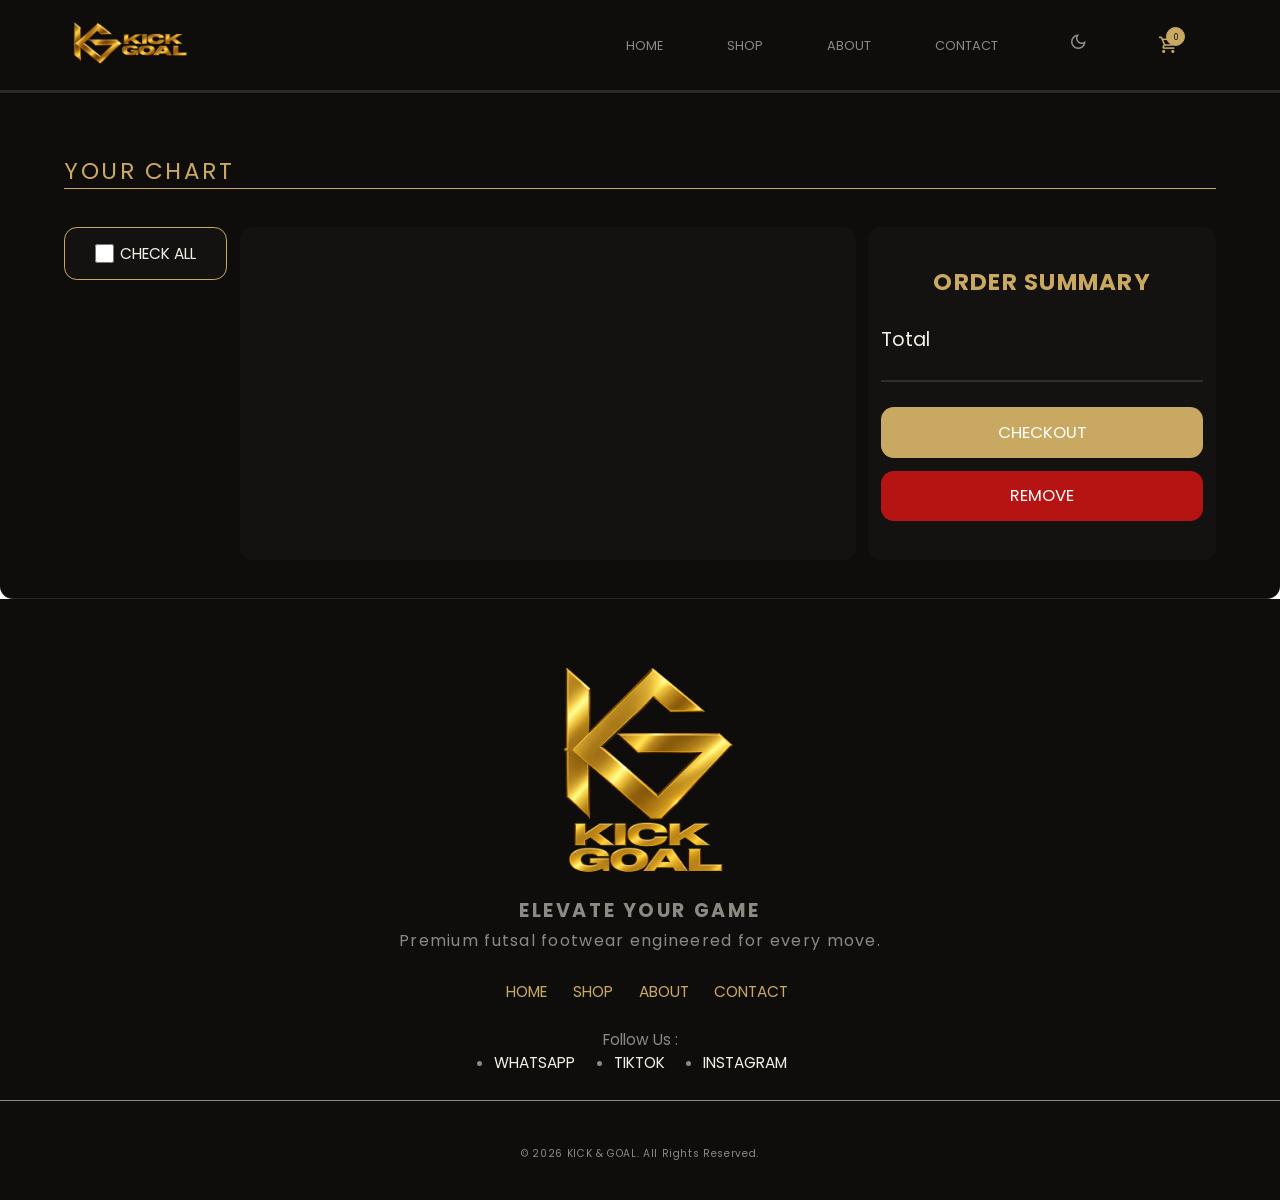
<file: html/keranjang.html>
<!DOCTYPE html>
<html lang="en">

<head>
    <meta charset="UTF-8">
    <meta name="viewport" content="width=device-width, initial-scale=1.0">
    <title>Cart</title>
    <!-- Favicon halaman -->
    <link rel="icon" href="../KICK%20%26%20GOAL/logo_saja.png">
    <!-- CSS untuk navbar & footer -->
    <link rel="stylesheet" href="/css/nav.css">
    <!-- CSS khusus halaman keranjang belanja -->
    <link rel="stylesheet" href="/css/keranjang.css">
    <link rel="preconnect" href="https://fonts.googleapis.com">
    <link rel="preconnect" href="https://fonts.gstatic.com" crossorigin>
    <!-- Font utama (Poppins) -->
    <link href="https://fonts.googleapis.com/css2?family=Poppins:wght@300;400;500;600;700&display=swap"
        rel="stylesheet">
    <!-- Font untuk teks bergaya elegan/italic (Playfair Display) -->
    <link href="https://fonts.googleapis.com/css2?family=Playfair+Display:ital,wght@0,400..900;1,400..900&display=swap"
        rel="stylesheet">
    <!-- Font ikon (Material Symbols) -->
    <link rel="stylesheet" href="https://fonts.googleapis.com/css2?family=Material+Symbols+Outlined">
</head>

<body>
    <!-- Navbar atas (desktop) -->
    <nav>
        <div class="logo">
            <a href="../index.html">
                <img src="/KICK & GOAL/logo_tulisan_samping.png" alt="">
            </a>
        </div>
        <div class="menu">
            <ul>
                <li id="hide"><a href="../index.html">HOME</a></li>
                <li id="hide"><a href="shop.html">SHOP</a></li>
                <li id="hide"><a href="about.html">ABOUT</a></li>
                <li id="hide"><a href="contact.html">CONTACT</a></li>
                <!-- Tombol toggle dark/light mode -->
                <li><button>
                        <div class="dark-mode">
                            <span class="material-symbols-outlined">dark_mode</span>
                        </div>
                    </button></li>
                <!-- Ikon keranjang ditandai "on" karena ini halaman keranjang aktif saat ini -->
                <li class="on">
                    <a href="keranjang.html">
                        <div class="keranjang">
                            <span class="material-symbols-outlined">shopping_cart</span>
                            <div class="notif">
                            </div>
                        </div>
                    </a>
                </li>
            </ul>
        </div>
    </nav>

    <!-- Navbar bawah, khusus tampilan mobile -->
    <nav class="bottom">
        <ul>
            <li>
                <a href="../index.html">
                    <span class="material-symbols-outlined">home</span><br>
                    HOME
                </a>
            </li>

            <li>
                <a href="shop.html">
                    <span class="material-symbols-outlined">storefront</span><br>
                    SHOP
                </a>
            </li>

            <li>
                <a href="about.html">
                    <span class="material-symbols-outlined">info</span><br>
                    ABOUT
                </a>
            </li>

            <li>
                <a href="contact.html">
                    <span class="material-symbols-outlined">contact_page</span><br>
                    CONTACT
                </a>
            </li>
        </ul>
    </nav>


    <!-- Section utama halaman keranjang belanja -->
    <section class="keranjang-container">
        <div class="judul">
            <p>YOUR CHART</p>
        </div>
        <div class="isi">
            <!-- Checkbox untuk memilih/centang semua produk sekaligus -->
            <div class="cek">
                <input type="checkbox" id="select-all">
                <label for="check">CHECK ALL</label>
            </div>
            <!-- Container daftar produk di keranjang (diisi otomatis via JS/keranjang.js) -->
            <div class="produk" id="produk">
            </div>
            <!-- Ringkasan pesanan: total harga & tombol aksi -->
            <div class="summary">
                <p class="order">ORDER SUMMARY</p>
                <div class="total">
                    <p>Total</p>
                    <!-- Nominal total diisi otomatis via JS sesuai produk yang dicentang -->
                    <p class="nominal"></p>
                </div>
                <!-- Tombol checkout, hanya aktif kalau ada produk yang dicentang -->
                <a href="" id="bayar">CHECKOUT</a>
                <!-- Tombol untuk menghapus produk yang dicentang dari keranjang -->
                <a href="" id="hapus">REMOVE</a>
            </div>
        </div>
    </section>

    <!-- Container notifikasi pop-up -->
    <div id="notif"></div>


    <!-- Footer: logo, slogan, menu navigasi, sosial media, dan copyright -->
    <footer>
        <div class="foto">
            <img src="/KICK & GOAL/logo_tulisan_bawah.png" alt="">
        </div>
        <div class="slogan">
            <p>ELEVATE YOUR GAME</p>
            <small>Premium futsal footwear engineered for every move.</small>
        </div>
        <div class="fot-menu">
            <ul>
                <li><a href="../index.html">HOME</a></li>
                <li><a href="shop.html">SHOP</a></li>
                <li><a href="about.html">ABOUT</a></li>
                <li><a href="contact.html">CONTACT</a></li>
            </ul>
        </div>
        <div class="medsos">
            <P>Follow Us :</P>
            <ul>
                <li><a href="https://wa.me/6283130835478" target="_blank">WHATSAPP</a></li>
                <li><a href="https://tiktok.com/@ipww__" target="_blank">TIKTOK</a></li>
                <li><a href="https://instagram.com/ipaww__" target="_blank">INSTAGRAM</a></li>
            </ul>
        </div>
        <div class="copyright">
            <p>© 2026 KICK & GOAL. All Rights Reserved.</p>
        </div>
    </footer>


    <!-- Script untuk menampilkan produk di keranjang, hitung total, dan hapus produk -->
    <script src="/js/keranjang.js"></script>
    <!-- Script untuk toggle dark/light mode -->
    <script src="/js/mode.js"></script>
    <!-- Script untuk sistem notifikasi -->
    <script src="/js/notif.js"></script>
</body>

</html>
</file>
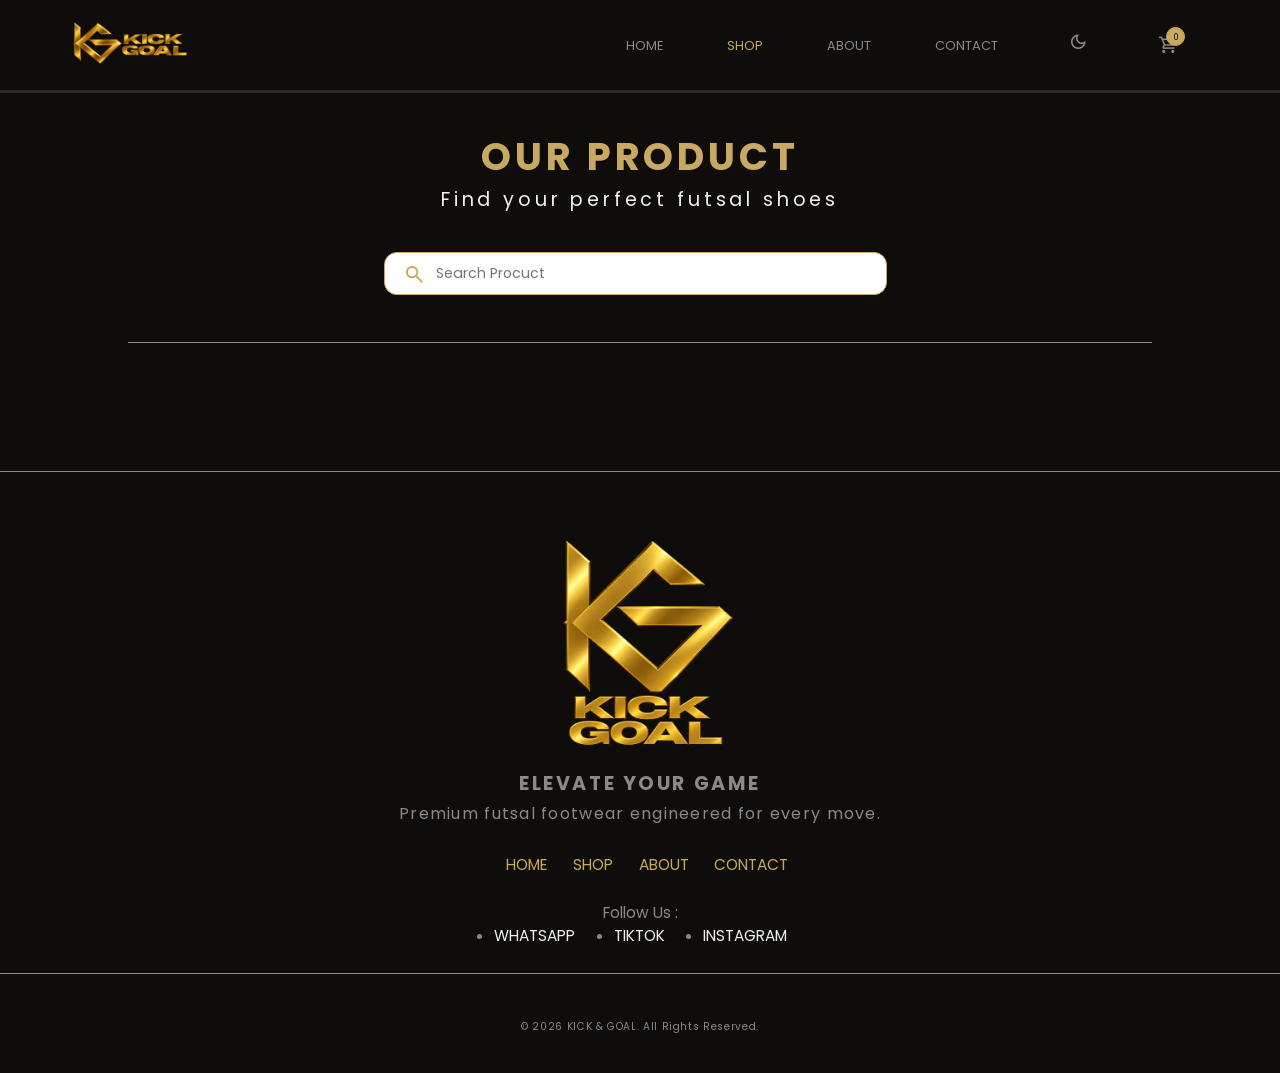
<file: html/shop.html>
<!DOCTYPE html>
<html lang="en">

<head>
    <meta charset="UTF-8">
    <meta name="viewport" content="width=device-width, initial-scale=1.0">
    <title>Shop</title>
    <!-- Favicon halaman -->
    <link rel="icon" href="../KICK%20%26%20GOAL/logo_saja.png">
    <!-- CSS untuk navbar & footer -->
    <link rel="stylesheet" href="/css/nav.css">
    <!-- CSS khusus halaman shop (daftar produk) -->
    <link rel="stylesheet" href="/css/shop.css">
    <link rel="preconnect" href="https://fonts.googleapis.com">
    <link rel="preconnect" href="https://fonts.gstatic.com" crossorigin>
    <!-- Font utama (Poppins) -->
    <link href="https://fonts.googleapis.com/css2?family=Poppins:wght@300;400;500;600;700&display=swap"
        rel="stylesheet">
    <!-- Font untuk teks bergaya elegan/italic (Playfair Display) -->
    <link href="https://fonts.googleapis.com/css2?family=Playfair+Display:ital,wght@0,400..900;1,400..900&display=swap"
        rel="stylesheet">
    <!-- Font ikon (Material Symbols) -->
    <link rel="stylesheet" href="https://fonts.googleapis.com/css2?family=Material+Symbols+Outlined">
</head>

<body>
    <!-- Navbar atas (desktop) -->
    <nav>
        <div class="logo">
            <a href="../index.html">
                <img src="/KICK & GOAL/logo_tulisan_samping.png" alt="">
            </a>
        </div>
        <div class="menu">
            <ul>
                <li id="hide"><a href="../index.html">HOME</a></li>
                <!-- Menu SHOP ditandai "on" karena ini halaman aktif saat ini -->
                <li id="hide" class="on"><a href="shop.html">SHOP</a></li>
                <li id="hide"><a href="about.html">ABOUT</a></li>
                <li id="hide"><a href="contact.html">CONTACT</a></li>
                <!-- Tombol toggle dark/light mode -->
                <li><button>
                        <div class="dark-mode">
                            <span class="material-symbols-outlined">dark_mode</span>
                        </div>
                    </button></li>
                <!-- Ikon keranjang belanja + badge jumlah item (diisi via JS) -->
                <li>
                    <a href="keranjang.html">
                        <div class="keranjang">
                            <span class="material-symbols-outlined">shopping_cart</span>
                            <div class="notif">
                            </div>
                        </div>
                    </a>
                </li>
            </ul>
        </div>
    </nav>

    <!-- Navbar bawah, khusus tampilan mobile -->
    <nav class="bottom">
        <ul>
            <li>
                <a href="../index.html">
                    <span class="material-symbols-outlined">home</span><br>
                    HOME
                </a>
            </li>

            <!-- Menu SHOP ditandai aktif -->
            <li class="on">
                <a href="shop.html">
                    <span class="material-symbols-outlined">storefront</span><br>
                    SHOP
                </a>
            </li>

            <li>
                <a href="about.html">
                    <span class="material-symbols-outlined">info</span><br>
                    ABOUT
                </a>
            </li>

            <li>
                <a href="contact.html">
                    <span class="material-symbols-outlined">contact_page</span><br>
                    CONTACT
                </a>
            </li>
        </ul>
    </nav>

    <!-- Konten utama halaman shop -->
    <div class="coba">
        <!-- Judul halaman -->
        <div class="judul">
            <P>OUR PRODUCT</P>
            <small>Find your perfect futsal shoes</small>
        </div>
        <!-- Kolom pencarian produk (dijalankan lewat JS saat Enter ditekan) -->
        <div class="cari">
            <div class="search">
                <form>
                    <input type="text" placeholder="Search Procuct" id="search">
                </form>
                <span class="material-symbols-outlined">search</span>
            </div>
        </div>
        <!-- Container tombol filter berdasarkan merk (diisi otomatis via JS) -->
        <div class="filter">
            <div class="filter-merk" id="filter-merk">
            </div>
        </div>

        <!-- Container daftar produk (diisi otomatis via JS/shop.js) -->
        <div class="produk">
            <div class="list-produk">

            </div>
        </div>
    </div>


    <!-- Container notifikasi pop-up (misal saat pencarian tidak ada hasil) -->
    <div id="notif"></div>

    <!-- Footer: logo, slogan, menu navigasi, sosial media, dan copyright -->
    <footer>
        <div class="foto">
            <img src="/KICK & GOAL/logo_tulisan_bawah.png" alt="">
        </div>
        <div class="slogan">
            <p>ELEVATE YOUR GAME</p>
            <small>Premium futsal footwear engineered for every move.</small>
        </div>
        <div class="fot-menu">
            <ul>
                <li><a href="../index.html">HOME</a></li>
                <li><a href="shop.html">SHOP</a></li>
                <li><a href="about.html">ABOUT</a></li>
                <li><a href="contact.html">CONTACT</a></li>
            </ul>
        </div>
        <div class="medsos">
            <P>Follow Us :</P>
            <ul>
                <li><a href="https://wa.me/6283130835478" target="_blank">WHATSAPP</a></li>
                <li><a href="https://tiktok.com/@ipww__" target="_blank">TIKTOK</a></li>
                <li><a href="https://instagram.com/ipaww__" target="_blank">INSTAGRAM</a></li>
            </ul>
        </div>
        <div class="copyright">
            <p>© 2026 KICK & GOAL. All Rights Reserved.</p>
        </div>
    </footer>


    <!-- Script untuk render daftar produk, filter merk, dan pencarian -->
    <script src="/js/shop.js"></script>
    <!-- Script untuk toggle dark/light mode -->
    <script src="/js/mode.js"></script>
    <!-- Script untuk sistem notifikasi -->
    <script src="/js/notif.js"></script>
</body>

</html>
</file>
<file: css/nav.css>
:root {
    --bg: #0E0D0C;
    /* hitam hangat, bukan hitam biru */
    --surface: #131211;
    /* panel sedikit lebih terang dari bg */
    --surface-h: #1A1917;
    /* hover state di atas surface */
    --ink: #F5F0E6;
    /* teks & garis utama */
    --ink-soft: rgba(245, 240, 230, .55);
    --line: rgba(245, 240, 230, .12);
    --champagne: #C9A961;
    /* aksen metalik, dipakai tipis */
    --wine: #5C1A24;
    /* aksen kedua, sangat jarang */
    --glow: rgba(201, 169, 97, .16);

    /* untuk notif */
    --notif-alert-text: #F5D9DD;
    --notif-alert-border: var(--wine);
    --notif-alert-bg: #3A141B;
    /* solid, gelap kemerahan senada --wine */

    --notif-success-text: #EAF0E3;
    --notif-success-border: #6E8A5C;
    --notif-success-bg: #2B3324;
    /* solid, hijau gelap senada --surface */
}

/* Palet warna untuk mode terang (light mode) */
body.light {
    --bg: #ffffff;
    --surface: rgba(245, 240, 230, .55);
    --surface-h: #EAE4D8;

    --ink: #0E0D0C;
    --ink-soft: rgba(14, 13, 12, .55);
    --line: rgba(14, 13, 12, .12);

    /* untuk notif */
    --notif-alert-text: #FFFFFF;
    --notif-alert-border: #8C2F3A;
    --notif-alert-bg: #8C2F3A;
    /* solid wine, teks putih biar kontras */

    --notif-success-text: #FFFFFF;
    --notif-success-border: #4F7A3D;
    --notif-success-bg: #4F7A3D;
}


/* Reset margin default & set font global */
* {
    margin: 0;
    font-family: 'Poppins', sans-serif;
}

/* Navbar bawah disembunyikan di desktop, hanya muncul di mobile */
nav.bottom {
    display: none;
}

/* Navbar atas (desktop) */
nav {
    position: fixed;
    background-color: var(--bg);
    display: flex;
    width: 100%;
    height: 7vw;
    border-bottom: 0.3vw solid var(--line);
    z-index: 100;
}

nav .menu ul li span {
    font-size: 1.6vw;
}


/* Warna khusus untuk menu yang sedang aktif */
.on a {
    color: var(--champagne) !important;
}

.logo {
    margin-left: 5vw;
    margin-top: 1.7vw;
}

.logo img {
    width: 10vw;
}

.menu {
    position: absolute;
    right: 3vw;
    height: 100%;
}

.menu ul {
    list-style: none;
    display: flex;
    height: 100%;
    align-items: center;
    padding: 0;
}

.menu li {
    align-items: center;
    margin-right: 5vw;
}

.menu li a {
    text-decoration: none;
    font-size: 1vw;
    color: var(--ink-soft);
    transition: 0.5s;
}

.menu li a:hover {
    color: var(--champagne);
}

/* Tombol toggle dark/light mode */
.dark-mode {
    color: var(--ink-soft);
    font-size: 1.2vw;
}

.dark-mode:hover {
    color: var(--champagne);
}

.menu ul li button {
    background: transparent;
    border: none;
    cursor: pointer;
}

/* Container ikon keranjang, jadi acuan posisi absolute untuk badge .notif */
.keranjang {
    margin-top: 0.4vw;
    position: relative;

}

.keranjang i {
    font-size: 1.2vw;
    color: var(--ink-soft);
}

/* ===== BADGE NOTIFIKASI JUMLAH ITEM KERANJANG =====
   Pakai width & height TETAP (bukan fit-content) + flex untuk menengahkan
   angka, supaya badge selalu berbentuk lingkaran sempurna, baik isinya
   1 digit (5) maupun 2 digit (23, 44). Posisinya nempel di pojok kanan
   atas ikon keranjang, sedikit menjorok keluar — pola badge notifikasi
   pada umumnya. */
.notif {
    display: flex;
    align-items: center;
    justify-content: center;
    box-sizing: border-box;
    width: 1.5vw;
    height: 1.5vw;
    border: 0.1vw solid var(--champagne);
    border-radius: 50%;
    background-color: var(--champagne);
    color: var(--bg);
    font-size: 0.65vw;
    line-height: 1;
    position: absolute;
    top: -0.6vw;
    right: -0.6vw;
}

/* Angka jumlah item di dalam badge, dipusatkan oleh flex parent */
.notif p {
    margin: 0;
    text-align: center;
    line-height: 1;
}

/* Footer situs */
footer {
    padding: 5vw 0 3vw;
    background-color: var(--bg);
}

footer img {
    width: 25vw;
    margin: auto;
}

.foto {
    text-align: center;
}

.slogan {
    font-size: 1.5vw;
    text-align: center;
    margin-top: 1vw;
}

.slogan p {
    color: var(--ink-soft);
    font-weight: bold;
    letter-spacing: 0.2vw;
}

.slogan small {
    color: var(--ink-soft);
    letter-spacing: 0.1vw;

}

.fot-menu {
    margin-top: 2vw;
    font-size: 1.2vw;
}

.fot-menu ul {
    list-style: none;
    display: flex;
    justify-content: center;
}

.fot-menu ul li {
    margin-right: 2vw;
}

.fot-menu a {
    color: var(--champagne);
    text-decoration: none;
}

.medsos {
    margin-top: 2vw;
    font-size: 1.2vw;
    color: var(--ink-soft);
    text-align: center;
    border-bottom: 0.1vw solid var(--ink-soft);
    padding-bottom: 2vw;
}

.medsos ul {
    display: flex;
    justify-content: center;
}

.medsos ul li {
    margin-right: 3vw;
}

.medsos a {
    color: var(--ink);
    text-decoration: none;
}

.copyright {
    margin-top: 2vw;
    padding-top: 1.5vw;
    text-align: center;
}

.copyright p {
    color: var(--ink-soft);
    font-size: 0.8vw;
    letter-spacing: 0.05vw;
}

/* Notifikasi pop-up sementara (bukan badge keranjang, ini pesan alert/sukses) */
#notif {
    /* padding: 2vw; */
    width: fit-content;
    position: fixed;
    margin: auto;
    font-size: 1vw;
    width: 15vw;
    opacity: 0;
    top: 8vw;
    right: 1vw;
    border: 0.1vw solid white;

}

/* Animasi notifikasi pop-up muncul dari kanan */
@keyframes munculKanan {
    from {
        opacity: 0;
        transform: translateX(100%);
    }

    to {
        opacity: 1;
        transform: translateX(0);
    }
}


/* Style notifikasi pop-up untuk pesan gagal/peringatan */
#notif.tidak {
    animation: munculKanan 0.2s ease-out;
    opacity: 1;
    color: var(--notif-alert-text);
    border: 1px solid var(--notif-alert-border);
    background: var(--notif-alert-bg);
    padding: 0.5vw 1vw;
    border-radius: 0.28vw;
    font-size: 1vw;
    font-weight: 500;
}

/* Style notifikasi pop-up untuk pesan sukses */
#notif.berhasil {
    animation: munculKanan 0.2s ease-out;
    opacity: 1;
    color: var(--notif-success-text);
    border: 1px solid var(--notif-success-border);
    background: var(--notif-success-bg);
    padding: 0.5vw 1vw;
    border-radius: 0.28vw;
    font-size: 1vw;
    font-weight: 500;
}

/* Tombol "kembali" (panah back), muncul di halaman detail/checkout */
.back a {
    text-decoration: none;
    position: absolute;
    top: 10vw;
    left: 2vw;
    background-color: var(--champagne);
    padding: 1vw 1.5vw;
    border-radius: 1vw;
    text-align: center;
}

/* Warna ikon panah back, ditulis eksplisit karena warna global "span" 
   akan menimpa warna yang diwariskan dari .back a */
.back a span {
    color: var(--bg);
}

/*responsif*/
@media (max-width: 768px) {
    .back a {
        color: var(--bg);
        top: 22vw;
        left: 4vw;
        font-size: 3vw;
        padding: 1.7vw 2vw;
    }

    /* Sembunyikan menu navbar atas versi teks di mobile, digantikan navbar bawah */
    #hide {
        display: none;
    }

    a {
        text-decoration: none;
    }

    nav {
        height: 18vw;
    }

    .logo img {
        margin-top: 2.6vw;
    }

    /* Tampilkan navbar bawah khusus mobile */
    nav.bottom {
        display: block;
        position: fixed;
        bottom: 0vw;
        border-top: 0.1vw solid var(--line);
        background-color: var(--bg);
        font-size: 2vw;
    }

    nav .menu ul li span {
        font-size: 6vw !important;
    }

    nav.bottom ul {
        display: flex;
        align-items: center;
        justify-content: center;
        gap: 15vw;
        list-style: none;
        padding-top: 3.5vw;
    }

    nav.bottom ul li a {
        color: var(--ink-soft);
    }

    nav.bottom ul li {
        text-align: center;
        font-size: 3vw;
    }

    .logo {
        margin: auto;
    }

    .logo img {
        width: 30vw;
    }

    .notif {
        width: 5vw;
        height: 5vw;
        font-size: 2.2vw;
        top: -2.3vw;
        right: -2.5vw;
    }

    footer {
        padding-top: 6vw;
        padding-bottom: 23vw;
    }

    footer img {
        width: 35vw;
    }

    .slogan {
        font-size: 3.5vw;
    }

    .fot-menu {
        font-size: 3vw;
        margin-left: -3vw;
    }

    .medsos {
        font-size: 3vw;
        padding-bottom: 4vw;
    }

    .medsos ul li {
        margin-right: 5vw;
    }

    .medsos p {
        margin-left: 1vw;
    }

    .copyright p {
        font-size: 3vw;
    }

    #notif {
        top: 21vw;
        right: 4vw;
        width: 55vw;
        font-size: 3.2vw;
        padding: 2.5vw 3vw;
        border-width: 0.3vw;
    }

    #notif.tidak,
    #notif.berhasil {
        padding: 2.5vw 3vw;
        font-size: 3vw;
        border-radius: 1.2vw;
    }

}

@media (max-width: 480px) {
    nav.bottom ul {
        margin-left: -7vw;
    }

    nav.bottom {
        padding: 0vw;
    }

    nav .menu ul li span {
        font-size: 4vw;
    }

    footer {
        padding-top: 6vw;
        padding-bottom: 23vw;
    }

    footer img {
        width: 35vw;
    }

    .slogan {
        font-size: 3.7vw;
    }

    .fot-menu {
        font-size: 3vw;
        margin-left: -7vw;
    }

    .medsos ul {
        margin-left: 4vw;
    }

    .medsos {
        font-size: 3vw;
        margin-left: -2vw;
        padding-bottom: 4vw;
    }

    .medsos ul li {
        margin-right: 9vw;
    }

    .medsos p {
        margin-left: 5vw;
    }

    .copyright p {
        font-size: 3vw;
    }

}
</file>
<file: css/index.css>
/* Section hero (banner utama di halaman home) */
.hero {
    background-color: var(--bg);
    padding-top: 13vw;
    height: 66vw;
    border-bottom: 0.1vw solid var(--line);
}

/* Label kecil di atas judul utama (misal "COLLECTION KICK GOAL - EDITION 1933") */
.judul {
    color: var(--champagne);
    text-align: center;
    font-family: system-ui, -apple-system, BlinkMacSystemFont, 'Segoe UI', Roboto, Oxygen, Ubuntu, Cantarell, 'Open Sans', 'Helvetica Neue', sans-serif;
    letter-spacing: 0.3vw;
    font-size: 1vw;
}

/* Kalimat sambutan utama (headline besar bergaya italic) */
.sambutan {
    color: var(--ink);
    text-align: center;
    width: 50vw;
    margin: 2vw auto;
}

.sambutan p {
    font-family: 'Playfair Display', serif;
    font-style: italic;
    font-size: 5vw;
    font-weight: 500;
}

/* Paragraf deskripsi singkat di bawah headline */
.kata-kata {
    color: var(--ink-soft);
    font-size: 1vw;
    width: 40vw;
    text-align: center;
    margin: auto;
}

/* Wrapper gambar sepatu utama, untuk menengahkan */
.menu-kedua {
    display: flex;
    justify-content: center;
}

/* Container gambar sepatu + 2 label dekoratif di kiri-kanan */
.isinya {
    padding-top: 8vw;
    position: relative;
}

/* Label "ELITE PERFORMANCE" & "SIGNATURE SERIES", diposisikan absolute di kiri-kanan gambar */
.kahiji,
.kadua {
    color: var(--champagne);
    position: absolute;
    font-size: 1vw;
    opacity: 0.7;
    letter-spacing: 0.1vw;
}

.kahiji {
    top: 6vw;
    left: 2vw;
}

.kadua {
    top: 6vw;
    right: 2vw;
}

.isinya img {
    width: 50vw;
    margin: auto;
}

/* Section caption: kutipan/slogan brand di bawah hero */
.caption {
    height: 18vw;
    background-color: var(--bg);
    border-bottom: 0.1vw solid var(--line);
}

/* Teks kutipan utama (italic, bergaya elegan) */
.utama {
    width: 50vw;
    text-align: center;
    padding-top: 5vw;
    margin: auto;
    font-size: 1.5vw;
    color: var(--ink);
}

.utama p {
    font-family: 'Playfair Display', serif;
    font-style: italic;
    letter-spacing: 0.2vw;
}

/* Teks kecil di bawah kutipan (misal "KICK GOAL - 1933") */
.gatau {
    color: var(--champagne);
    text-align: center;
    margin-top: 1vw;
}

.gatau p {
    font-family: system-ui, -apple-system, BlinkMacSystemFont, 'Segoe UI', Roboto, Oxygen, Ubuntu, Cantarell, 'Open Sans', 'Helvetica Neue', sans-serif;
    letter-spacing: 0.3vw;
    font-size: 1vw;
}

/* Section produk unggulan (top 3 product) */
.top-tri {
    background-color: var(--bg);
    padding-top: 5vw;
    padding-bottom: 5vw;
    border-bottom: 0.1vw solid var(--line);
}

/* Judul section "TOP #3 PRODUCT" */
.jdl {
    text-align: center;
    font-size: 1.5vw;
}

.jdl p {
    color: var(--champagne);
    font-weight: bold;
    letter-spacing: 0.4vw;
}

.jdl h1 {
    color: var(--ink);
}

/* Warna aksen untuk teks "#3" di judul */
.kuning {
    color: var(--champagne) !important;
}

/* Container daftar kartu produk unggulan (diisi otomatis via JS) */
.top-product {
    width: 80%;
    margin: 4vw auto;
}

/* Kartu 1 produk unggulan (foto di kiri, info di kanan) */
.card {
    background-color: var(--bg);
    display: flex;
    font-size: 1.5vw;
    padding: 3vw;
    width: 80%;
    margin: 3vw auto 0vw;
    border-bottom: 0.2vw solid var(--line);
    font-family: 'Poppins', sans-serif;
}

/* Gambar produk */
.img img {
    width: 20vw;
    border-radius: 1vw;
    margin-left: 4vw;
}

/* Container informasi produk (merk, nama, deskripsi, harga, tombol) */
.isi {
    width: 40vw;
    padding-left: 5vw;
}

/* Nama produk, height fixed supaya tinggi kartu konsisten meski nama beda panjang */
.nama {
    font-size: 2vw;
    width: 30vw;
    height: 4.8vw;
    color: var(--champagne);
    letter-spacing: 0.5vw;
    margin-bottom: 2vw;
}

.merk {
    margin-top: 1vw;
    font-weight: bold;
    color: var(--ink);
}

/* Deskripsi produk, height fixed juga untuk konsistensi tinggi kartu */
.deskripsi {
    color: var(--ink-soft);
    font-size: 1.2vw;
    width: 26vw;
    height: 7vw;

}

/* Baris harga + tombol "Explore Product" (tombol ditaruh di dalam .harga via JS) */
.harga {
    color: var(--champagne);
    margin-bottom: 1vw;
    font-weight: 600;
    letter-spacing: -0.5px;
    display: flex;
    align-items: center;
}

/* Tombol "Explore Product" */
.isi a {
    text-decoration: none;
    color: var(--ink);
    border: 0.1vw solid var(--champagne);
    padding: 0.5vw 1vw;
    font-size: 1.2vw;
    transition: 0.5s;
    margin-left: 3vw;
    font-weight: normal !important;
    border-radius: 1vw;
}

.isi a:hover {
    background-color: var(--champagne);
    color: var(--bg);
}

/* Kalau nama produk pendek (< 21 karakter, diatur via JS), lebar teks diperkecil */
.nama.panjang {
    width: 60%;
}


/* ===== RESPONSIVE: tablet & HP (max-width 768px) ===== */
@media (max-width: 768px) {
  .hero {
      padding-top: 25vw;
      height: 123vw;
  }
  
  .judul {
      font-size: 3vw;
  }

  .sambutan p{
      font-size: 8vw;
      width: 90vw;
      margin-left: -19vw;
  }

  .kata-kata {
      margin-top: 3vw;
      font-size: 3.5vw;
      width: 90vw;
  }

  .isinya {
      margin-top: 4vw;
  }

  .kahiji,.kadua {
      font-size: 2.8vw;
      top: 2vw;
  }

  .kahiji {
      left: 3vw;
  }

  .isinya img {
      width: 79vw;
  }

  .utama {
      font-size: 4vw;
      width: 90%;
  }

  .gatau p {
      font-size: 3vw;
  }

  .caption {
      height: 36vw;
  }

  .jdl {
      font-size: 3vw;
  }

  .top-product {
      width: 90%;
  }

  /* Card jadi relative supaya tombol "Explore Product" bisa diposisikan absolute di dalamnya */
  .card {
      position: relative;
  }

  .img img {
      width: 40vw;
      margin-left: -8vw;
  }

  .isi {
      font-size: 4vw;
  }

  .nama {
      font-size: 4vw;
      margin-bottom: 8vw;
  }

  .deskripsi {
      font-size: 2.9vw;
      width: 48vw;
      margin-bottom: 19vw;
  }

  .harga{
      font-size: 5vw;
  }

  /* Tombol diposisikan absolute di pojok kanan-bawah kartu (kompensasi layout .card yang belum di-stack vertikal) */
  .isi a {
      font-size: 3.9vw;
      margin-left: 5vw;
      padding-left: 2vw;
      margin-top: 4vw;
      text-align: center;
      position: absolute;
      bottom: 5vw;
      left: -6.5vw;
  }
}
</file>
<file: css/about.css>
/* Reset dasar: menghilangkan margin default browser dan menetapkan font utama untuk semua elemen */
* {
    margin: 0;
    font-family: 'Poppins', sans-serif;
}

/* Section "About": container utama dengan padding besar di atas (untuk ruang navbar), 
   garis pemisah bawah, warna background & teks dari CSS variable, teks rata tengah */
.about {
    padding: 11vw 5vw 5vw;
    border-bottom: 0.1vw solid var(--line);
    background-color: var(--bg);
    color: var(--ink);
    text-align: center;
}

/* Judul utama di section About: warna champagne, spasi antar huruf, jarak bawah sebelum konten */
.about h1 {
    color: var(--champagne);
    letter-spacing: 0.2vw;
    margin-bottom: 3vw;
}

/* Wrapper isi (gambar + teks): flexbox agar gambar & teks sejajar berdampingan, lebar 80% dan center */
.isi {
    display: flex;
    width: 80%;
    margin: auto;
}

/* Container gambar utama: mengambil 90% lebar dari .isi */
.pic {
    width: 90%;
}

/* Gambar di dalam .pic: full width dari container, diberi jarak kiri agar tidak terlalu mepet teks */
.pic img {
    width: 100%;
    margin-left: 2vw;
}

/* Blok teks/kata-kata di samping gambar: rata kiri, ada padding kiri sebagai jarak dari gambar */
.kata-kata {
    text-align: left;
    padding-left: 5vw;
}

/* Sub-judul di dalam blok kata-kata */
.kata-kata h3 {
    font-size: 2vw;
    margin-bottom: 1vw;
}

/* Paragraf teks di blok kata-kata */
.kata-kata p {
    font-size: 1.3vw;
    margin-bottom: 1vw;
}

/* Teks tebal (bold) di dalam blok kata-kata, ukuran sedikit lebih kecil dari paragraf */
.kata-kata b {
    font-size: 1.2vw;
}

/* Elemen dengan id kickgoal: diberi jarak atas dan warna champagne (kemungkinan CTA/highlight) */
#kickgoal {
    margin-top: 1vw;
    color: var(--champagne);
}

/* Link di dalam blok kata-kata: warna champagne dan ukuran font lebih kecil */
.kata-kata a {
    color: var(--champagne);
    font-size: 1vw;
}

/* Elemen <details> (dropdown/expand info): jarak atas dan teks rata kiri */
details {
    margin-top: 4vw;
    text-align: left;
}

/* Elemen <summary> (judul dari details/dropdown): warna champagne dan ukuran font */
summary {
    color: var(--champagne);
    font-size: 1.2vw;
}

/* Wrapper kedua (misalnya untuk foto + keterangan tambahan di dalam details): flexbox berdampingan */
.divdik {
    display: flex;
}

/* Container foto tambahan: lebar melebihi 100% (130%) — kemungkinan untuk efek overflow/besar */
.fto {
    width: 130%;
}

/* Gambar di dalam .fto: menyesuaikan penuh lebar container-nya */
.fto img {
    width: 100%;
}

/* Blok teks pendamping foto (.fto): warna teks, padding kiri-kanan, ukuran font kecil */
.kata {
    color: var(--ink);
    padding: 0vw 3vw;
    font-size: 1vw;
}

/* Judul (h2) di dalam blok .kata: jarak bawah sebelum teks berikutnya */
.kata h2 {
  margin-bottom: 1vw;
}

/* ===== RESPONSIVE: tampilan untuk layar mobile/tablet (lebar maksimal 768px) ===== */
@media(max-width: 768px) {
    /* Section About: padding disesuaikan agar lebih proporsional di layar kecil */
    .about {
        padding: 25vw 0vw 15vw;
    }

    /* Judul utama diperbesar relatif (vw) agar tetap proporsional di layar kecil */
    .about h1 {
        font-size: 6vw;
    }

    /* Wrapper isi: diubah dari flex ke block agar gambar & teks bertumpuk vertikal, lebar diperbesar jadi 90% */
    .isi {
        display: block;
        width: 90%;
    }

    /* Container gambar: diperkecil dan diposisikan di tengah karena tampilan sudah block/vertikal */
    .pic {
        width: 60%;
        margin: auto;
    }

    /* Sub-judul diperbesar untuk keterbacaan di layar kecil */
    .kata-kata h3 {
        font-size: 5vw;
    }

    /* Paragraf teks diperbesar dan jarak bawah ditambah untuk mobile */
    .kata-kata p {
        font-size: 4vw;
        margin-bottom: 4vw;
    }

    /* Teks tebal: ukuran diperbesar dan diberi jarak atas ekstra untuk pemisahan konten */
    .kata-kata b {
      font-size: 3vw;
      margin-top: 10vw;
    }

    /* Link diperbesar agar mudah di-tap di layar mobile */
    .kata-kata a {
      font-size: 4vw;
    }

    /* Summary (judul details): ukuran diperbesar, jarak atas & kiri disesuaikan untuk tampilan mobile */
    summary {
      font-size: 4vw;
      margin-top: 9vw;
      margin-left: 8vw;
    }

    /* Wrapper kedua (.divdik): diubah ke block agar konten bertumpuk vertikal di mobile */
    .divdik {
      display: block;
    }

    /* Container foto tambahan: lebar dikembalikan ke 75% dan diposisikan di tengah dengan jarak atas */
    .fto {
      margin: auto;
      margin-top: 4vw;
      width: 75%;
    }

    /* Blok teks (.kata): ukuran font diperbesar, rata tengah, dan diberi jarak atas untuk mobile */
    .kata {
      font-size: 4vw;
      text-align: center;
      margin-top: 3vw;
    }

    /* Judul (h2) di dalam .kata: jarak bawah diperbesar agar tidak terlalu rapat di mobile */
    .kata h2 {
      margin-bottom: 5vw;
    }
}
</file>
<file: css/berhasil.css>
/* Reset margin default & set font global */
* {
  margin: 0;
  font-family: 'Poppins', sans-serif;
}

/* Body halaman "berhasil" (konfirmasi pembayaran), muncul dengan animasi fade-in */
body {
  background-color: var(--bg);
  animation: muncul 0.5s ease-out;
}

/* Card utama berisi konfirmasi pembayaran & ringkasan pesanan */
.pembayaran {
  width: 50%;
  padding: 5vw;
  margin: 6vw auto 6vw;
  border: 0.1vw solid var(--line);
}

/* Wrapper ikon centang, untuk menengahkan */
.icon-berhasil {
  display: flex;
  justify-content: center;
}

/* Ikon centang (tanda pembayaran sukses), berbentuk lingkaran hijau */
.icon-berhasil span {
  font-size: 5vw;
  border-radius: 50%;
  padding: 3vw 3vw;
  color: rgb(13, 176, 13);
  animation: muncul 0.5s ease-out;
  border: 0.4vw solid rgb(13, 176, 13);
}

/* Animasi fade-in + sedikit geser ke atas, dipakai di beberapa elemen halaman ini */
@keyframes muncul {
  from {
    opacity: 0;
    transform: translateY(20%);
  }

  to {
    opacity: 1;
    transform: translateY(0);
  }
}

/* Pesan "PAYMENT SUCCESSFUL" beserta keterangan singkat */
.kata-kata {
  margin-top: 3vw;
  color: var(--ink);
  text-align: center;
  padding-bottom: 1vw;
  border-bottom: 0.3vw solid var(--line);
  animation: muncul 0.5s ease-out;
}

.kata-kata p {
  font-weight: bold;
  font-size: 2vw;
}

.kata-kata small {
  font-size: 1.1vw;
}

/* Panel informasi alamat pengiriman (nama, WA, email, alamat) */
.addres {
  padding: 2vw 3vw;
  background-color: var(--surface-h);
  margin-bottom: 2vw;
  width: 90%;
  border-radius: 1vw;
}

.addres p {
  font-size: 1vw;
  letter-spacing: 0.1vw;
  margin-bottom: 0.5vw;
}

/* Judul "Shipping to :" */
.addres h3 {
  font-weight: 500;
  font-size: 1.5vw;
  margin-bottom: 1vw;
}

/* Baris nama, WhatsApp, email — disusun sejajar dengan ikon di kirinya */
.nama-user,
.wa,
.email {
  display: flex;
}

/* Baris alamat, beda dari yang lain karena teksnya bisa panjang & perlu wrap */
#alamat {
  flex-wrap: wrap;
  position: relative;
  padding-left: 2.5vw;
  width: 90%;
  word-break: break-word;
  overflow-wrap: break-word;
}

/* Ikon lokasi diposisikan absolute karena teks alamat pakai flex-wrap (bukan flex biasa) */
.alamat span {
  position: absolute;
}

/* Ukuran & jarak ikon (person, phone, email, location) di panel alamat */
.addres span {
  font-size: 1.5vw;
  margin-right: 1vw;
}

/* Section ringkasan belanja (alamat + daftar produk + rincian biaya) */
.detail-belanja {
  font-size: 1.5vw;
  margin-top: 2vw;
}

/* Kartu 1 produk dalam ringkasan pesanan */
.card-produk {
  display: flex;
  border-bottom: 0.1vw solid var(--line);
  padding: 2vw;
}

/* Container foto produk */
.pic {
  width: 28%;
}

.pic img {
  width: 100%;
}

/* Duplikat rule .detail-belanja: set warna teks */
.detail-belanja {
  color: var(--ink);
}

/* Container info produk (merk, nama, ukuran, qty) */
.info {
  margin-top: 2vw;
  margin-left: 2vw;
  color: var(--ink);
}

.merk {
  font-size: 1.5vw;
  font-weight: bold;
}

.nama {
  font-size: 1.5vw;
  letter-spacing: 0.2vw;
}

.ukuran {
  font-size: 1.2vw;
  margin-bottom: 2vw;
}

.qty {
  font-size: 1.2vw;
}

/* Judul "Detail Product" */
.jdl {
  color: var(--champagne);
  letter-spacing: 0.2vw;
}

/* Section rincian biaya (subtotal, ongkir, total) */
.rincian {
  font-size: 1.3vw;
}

/* Baris subtotal, ongkir, dan total — label di kiri, nominal di kanan */
.subtotal,
.ongkir,
.total {
  display: flex;
  justify-content: space-between;
}

.ongkir {
  border-bottom: 0.1vw solid var(--line);
  padding-bottom: 2vw;
}

.subtotal {
  margin-top: 1vw;
}

.total {
  margin-top: 1vw;
}

/* Tombol "Back to menu" */
.pembayaran a {
  margin-top: 2vw;
  background-color: var(--champagne);
  text-align: center;
  width: 100%;
  display: block;
  padding: 1vw;
  text-decoration: none;
  color: var(--bg);
  border-radius: 1vw;

}

/* ===== RESPONSIVE: tablet & HP (max-width 768px) ===== */
@media(max-width: 768px) {
  .pembayaran {
    width: 80%;
  }

  .icon-berhasil span {
    font-size: 15vw;
  }

  .kata-kata {
    padding-bottom: 3vw;
  }

  .kata-kata p {
    font-size: 5vw;
  }

  .kata-kata small {
    font-size: 3vw;
  }

  .addres {
    margin-top: 4vw;
  }

  .addres h3 {
    font-size: 4vw;
  }

  .addres p {
    font-size: 3vw;
  }

  .addres span {
    font-size: 4vw;
    margin-right: 3vw;
  }

  #alamat {
    padding-left: 7vw;
  }

  .card-produk {
    padding-bottom: 5vw;
  }

  .pic {
    width: 45%;
  }

  .merk {
    font-size: 3.5vw;
  }

  .nama {
    font-size: 4vw;
  }

  .ukuran {
    font-size: 3vw;
    margin-bottom: 0.5vw;
  }

  .qty {
    font-size: 3dvw;
  }

  .jdl {
    font-size: 3.5vw;
  }

  .rincian {
    margin-top: 3vw;
    margin-bottom: 3vw;
    font-size: 3.5vw;
  }

  .pembayaran a {
    font-size: 4vw;
  }

  .total {
    margin-top: 3vw;
  }
}
</file>
<file: css/buy.css>
/* Wrapper konten utama halaman checkout, untuk menengahkan .info-produk */
.info {
    display: flex;
    justify-content: center;
}

/* Container utama halaman checkout */
.checkout {
    padding: 11vw 5vw 5vw;
    background-color: var(--bg);
}

/* Judul "CHECKOUT" beserta subtitle */
.judul {
    margin-bottom: 2vw;
    text-align: center;
}

.judul p {
    color: var(--ink);
    font-weight: bold;
    font-size: 2vw;
}

.judul small {
    color: var(--champagne);
    font-size: 1vw;
    letter-spacing: 0.5vw;
}


/* Panel utama checkout: daftar produk, form alamat, payment, rincian, tombol beli */
.info-produk {
    display: flex;
    flex-direction: column;
    height: 100%;
    background-color: var(--surface);
    padding: 2vw 5vw;
    width: 70%;
    border-radius: 1vw;

}

/* Baris 1 produk yang di-checkout (foto + detail) */
.produk {
    display: flex;
    justify-content: start;
    gap: 1vw;
    margin-top: 2vw;
    padding-bottom: 2vw;
    border-bottom: 0.1vw solid var(--line);
}

/* Container detail produk (merk, nama, ukuran, harga, qty) */
.detail-produk {
    width: 100%;
}

/* Container foto produk */
.foto {
    width: 35%;
}

.foto img {
    border-radius: 1vw;
    width: 100%;
}

.merk {
    font-size: 1.8vw;
    font-weight: bold;
    color: var(--ink);
    margin-top: 2vw;
}

.nama {
    letter-spacing: 0.2vw;
    font-size: 2vw;
    color: var(--champagne);
    width: 50%;
}

.ukuran {
    margin-top: 1vw;
    font-size: 1.3vw;
    color: var(--ink-soft);
}

/* Harga satuan produk */
.harga {
    font-size: 1.8vw;
    font-weight: 500;
    color: var(--ink);
}

/* Baris kontrol quantity (label "Quantity :" + tombol +/-) */
.qty {
    color: var(--ink);
    display: flex;
    align-items: center;
    justify-content: end;
    gap: 1vw;
    font-size: 1.2vw;

}

/* Container tombol + dan - beserta angka qty */
.tombol {
    display: flex;
    gap: 0.5vw;
}

/* Tombol tambah/kurang quantity (bentuk bulat kecil) */
.tombol button {
    width: 2vw;
    height: 2vw;
    padding: 0;
    text-align: center;
    background: transparent;
    border: 0.2vw solid var(--champagne);
    color: var(--champagne);
    transition: 0.5s;
    border-radius: 1vw;

}

.tombol button:hover {
    background-color: var(--champagne);
    color: var(--bg);
}

/* Angka quantity di antara tombol + dan - */
.tombol p {
    width: 2vw;
    text-align: center;
}

/* Section pilihan metode pembayaran */
.payment {
    color: var(--ink);
    margin-top: 3vw;
    margin-bottom: 3vw;
}

.payment p {
    font-size: 1.5vw;
    font-weight: bold;
}

.payment form label {
    font-size: 1.2vw;
}

/* Section rincian biaya (subtotal, shipping, total), didorong ke bawah panel via margin-top: auto */
.rincian {
    color: var(--ink);
    margin-top: auto;
    border-top: 0.1vw solid var(--ink-soft);
}


/* Baris subtotal, shipping, dan total — label di kiri, nominal di kanan */
.subtotal,
.shipping,
.total {
    display: flex;
    justify-content: space-between;
    margin: 1vw 1vw 1vw;
    font-size: 1.1vw;
}

/* Tombol "BUY NOW" */
#buy {
    background-color: var(--champagne);
    border: 0.1vw solid var(--champagne);
    color: var(--bg);
    font-size: 1.8vw;
    font-weight: 500;
    display: block;
    width: 100%;
    padding: 0.5vw;
    text-align: center;
    text-decoration: none;
    border-radius: 1vw;

}

/* Warna aksen radio button metode pembayaran QRIS */
#qris {
    accent-color: var(--champagne);
}

/* Warna aksen radio button metode pembayaran COD */
#cod {
    accent-color: var(--champagne);
}

/* Subtotal per item produk (harga x qty), ditampilkan rata kanan di bawah tiap produk */
.subtotal-item {
    display: flex;
    justify-content: end;
    font-size: 1vw;
    margin-top: 1vw;
    color: var(--ink);
}

/* Kalau nama produk pendek (< 21 karakter, diatur via JS), lebar teks diperkecil */
.nama.panjang {
    width: 30%;
}

/* Section form data pengiriman (CUSTOMER INFORMATION) */
.addres {
    margin-top: 2vw;
    color: var(--ink);
}

.addres p {
    font-weight: bold;
    font-size: 1.8vw;
    text-align: center;
    letter-spacing: 0.2vw;
}

/* Form identitas & alamat disusun berdampingan (flex) */
.addres form {
    display: flex;
    margin-top: 2vw;
}

/* Kolom kiri form: input nama, WhatsApp, email */
.identitas {
    width: 50%;
}

.identitas input {
    margin-bottom: 1vw;
    width: 80%;
    height: 3vw;
    padding-left: 1vw;
    border-radius: 1vw;
    border-color: var(--champagne);
}

form label {
    font-size: 1.2vw;
}

/* Textarea alamat */
.addres textarea {
    width: 80%;
    height: 80%;
    padding-left: 1vw;
    padding-top: 1vw;
    border-radius: 1vw;
    border-color: var(--champagne);
}

/* Kolom kanan form: textarea alamat */
.alamat {
    width: 50%;
}

/* ===== RESPONSIVE: tablet & HP (max-width 768px) ===== */
@media(max-width: 768px) {
    .checkout {
        padding: 23vw 5vw 10vw;
    }

    .judul p {
        font-size: 6vw;
    }

    .judul small {
        font-size: 4vw;
    }

    .info-produk {
        width: 90%;
        margin-top: 5vw;
    }

    .produk {
        padding-bottom: 5vw;
    }

    .foto {
        width: 55vw;
        margin-right: 2vw;
    }

    .merk {
        font-size: 4vw;
    }

    .nama {
        font-size: 5vw;
        width: 100%;
    }

    .ukuran {
        font-size: 4vw;
    }

    .harga {
        font-size: 4vw;
    }

    .qty {
        font-size: 4vw;
        gap: 2vw;
    }

    .tombol {
        gap: 2vw;
    }

    .tombol button {
        width: 6vw;
        height: 6vw;
    }

    .subtotal-item {
        font-size: 4vw;
    }

    .addres p {
        font-size: 5vw;
    }

    .identitas input {
        height: 10vw;
        width: 95%;
        padding-left: 3vw;
        font-size: 3.5vw;
        margin-bottom: 3vw;
    }

    .identitas {
        width: 100%;
    }

    /* Form identitas & alamat disusun ke bawah (bukan berdampingan) di layar sempit */
    .addres form {
        display: block;
        width: 100%;
    }

    form label {
        font-size: 4vw;
    }

    .addres textarea {
        width: 95%;
        height: 25vw;
        padding-left: 3vw;
        padding-top: 2vw;
        font-size: 3vw;
    }

    .alamat {
        width: 100%;
    }

    .payment p {
        font-size: 4vw;
    }

    .payment form label {
        font-size: 3.5vw;
    }

    .rincian {
        padding: 3vw 0;
    }

    .subtotal,
    .shipping,
    .total {
        font-size: 4vw;
    }

    #buy {
        font-size: 6vw;
    }
}
</file>
<file: css/contact.css>
/* Container utama halaman contact */
.contact {
    padding: 10vw 5vw 3vw;
    background-color: var(--bg);
    color: var(--ink);
    border-bottom: 0.1vw solid var(--line);

}

/* Bagian atas: judul, tagline, dan deskripsi pembuka */
.atas {
    text-align: center;
    border-bottom: 0.1vw solid var(--line);
    padding-bottom: 2vw;
}

.atas h1 {
    font-size: 2vw;
    color: var(--champagne);
}

/* Tagline "LET'S CONNECT" */
.atas p {
    margin-top: 3vw;
    letter-spacing: 0.4vw;
    font-size: 2vw;
}

.atas small {
    font-size: 1.2vw;
}

/* Wrapper daftar info kontak (WhatsApp, email, Instagram, lokasi) + logo dekoratif */
.kontak {
    display: flex;
    justify-content: space-between;
    gap: 2vw;
    font-size: 1.3vw;
    width: 70%;
    margin: auto;
    padding-top: 3vw;
    position: relative;
}

/* Jarak antar item info kontak (WhatsApp, email, dst) */
.info {
  margin-bottom: 5vw;
}


/* Kolom kiri: WhatsApp & Email */
.satu {
    width: 75%;
}

/* Kolom kanan: Instagram & Location */
.dua {
    width: 25%;
}

/* Label judul tiap item kontak (misal "WHATSAPP", "EMAIL") */
.jdl {
  font-weight: bold;
  color: var(--champagne);
}

/* Logo dekoratif, diposisikan absolute menumpuk di atas konten kontak */
.kontak img {
  width: 18vw;
  position: absolute;
  top: 1vw;
  right: 21vw;
}


/* Teks penutup di bawah section (misal "NEED HELP?" / "WE'RE HERE FOR YOUR GAME") */
.contact > p {
  text-align: center;
  font-size: 1vw;
  letter-spacing: 0.1vw;
}

/* ===== RESPONSIVE: tablet & HP (max-width 768px) ===== */
@media (max-width: 768px) {

  .contact {
    padding: 23vw 6vw 10vw;
  }

  .atas {
    padding-bottom: 5vw;
  }

  .atas h1 {
    font-size: 6vw;
  }

  .atas p {
    margin-top: 5vw;
    letter-spacing: 0.2vw;
    font-size: 4vw;
  }

  .atas small {
    font-size: 3vw;
  }

  /* Info kontak disusun ke bawah (bukan berdampingan) & ditengahkan di layar sempit */
  .kontak {
    flex-direction: column;
    align-items: center;
    text-align: center;
    gap: 6vw;
    font-size: 3.5vw;
    width: 100%;
    padding-top: 6vw;
  }

  .info {
    margin-bottom: 6vw;
  }

  /* Kedua kolom jadi full width karena sudah di-stack vertikal */
  .satu,
  .dua {
    width: 100%;
  }

  /* Logo dekoratif kembali ke posisi normal (bukan absolute) di mobile */
  .kontak img {
    position: static;
    width: 45vw;
    margin: 0 auto 5vw;
    right: auto;
    top: auto;
  }

  .contact > p {
    font-size: 3vw;
    letter-spacing: 0.15vw;
  }
}
</file>
<file: css/detail.css>
/* Container utama section detail produk */
.detail {
    padding: 10vw 8vw 7vw;
    background-color: var(--bg);
    border-bottom: 0.3vw solid var(--line);
    width: fit-content;
    height: fit-content;

}

/* Animasi fade-in untuk card detail produk */
@keyframes muncul {
    from {
        opacity: 0;
    }

    to {
        opacity: 1;
    }
}

/* Judul "DETAIL PRODUCT" */
.judul {
    font-size: 2.5vw;
    font-weight: bold;
    text-align: center;
    margin-bottom: 1vw;
    letter-spacing: 0.2vw;
    color: var(--ink);
}

/* Card utama berisi foto + info produk, muncul dengan animasi fade-in */
.isi-detail {
    animation: muncul 1s ease both;
    padding: 4vw 6vw;
    background-color: var(--surface);
    display: flex;
    border-radius: 1vw;

}

/* Container foto produk */
.pic {
    height: 35vw;
}

.pic img {
    border-radius: 1vw;
    height: 100%;

}

/* Container informasi produk (merk, nama, deskripsi, ukuran, harga, tombol) */
.detail-produk {
    color: var(--ink);
    padding: 2vw 1vw 0 2vw;
}

/* Nama merk produk */
.merk {
    font-size: 2vw;
    color: var(--ink);
    margin-bottom: 0;
    font-weight: bold;
}

/* Nama produk, height fixed supaya layout tidak "loncat" meski nama beda panjang */
.nama {
    font-size: 2.5vw;
    letter-spacing: 0.3vw;
    color: var(--champagne);
    margin-bottom: 1.5vw;
    height: 7vw;
}

/* Deskripsi produk, height fixed juga untuk konsistensi layout */
.deskripsi {
    font-size: 1.2vw;
    height: 6.2vw;
}

/* Baris kategori + warna produk (format: "Kategori · Warna") */
.kategori-warna {
    font-size: 1.1vw;
    margin-bottom: 1vw;
    color: var(--champagne);
}

/* Container pilihan ukuran */
.ukuran {
    margin-bottom: 1vw;
}

.ukuran p {
    margin-bottom: 0.5vw;
}

/* Tombol pilihan ukuran (misal 39, 40, 41, dst) */
.ukuran button {
    font-size: 1.2vw;
    margin-bottom: 1vw;
    margin-right: 1vw;
    background-color: transparent;
    border: 0.1vw solid var(--champagne);
    color: var(--champagne);
    width: 3.5vw;
    transition: 0.5s;
    border-radius: 1vw;
    text-align: center;

}

.ukuran button:hover {
    background-color: var(--champagne);
    color: var(--bg);
}

/* Harga produk */
.harga {
    font-size: 1.8vw;
    margin-bottom: 1vw;
}

/* Container tombol aksi: "PURCHASE" & tombol keranjang */
.tombol {
    display: flex;
    align-items: center;

}

/* Tombol "PURCHASE" */
.tombol a {
    text-decoration: none;
    margin-right: 1vw;
    font-size: 1.3vw;
    background-color: var(--surface);
    color: var(--champagne);
    padding: 0.5vw 2vw;
    border: 0.1vw solid var(--champagne);
    transition: 0.3s;
    border-radius: 1vw;

}

.tombol a:hover {
    background-color: var(--champagne);
    color: var(--bg);
}

/* Tombol ikon keranjang (icon-only button) */
.tombol button {
    font-size: 1.3vw;
    background: transparent;
    border: none;
    border: 0.1vw solid var(--champagne);
    padding: 0.1vw 1vw;
    transition: 0.3s;
    border-radius: 1vw;

}

/* Warna ikon di dalam tombol keranjang */
.tombol span {
    margin-top: 0.5vw;
    color: var(--champagne);
    width: 100%;
}

.tombol button:hover {
    background-color: var(--champagne);
}

.tombol button:hover span {
    color: var(--bg) !important;
}

/* Class penanda tombol ukuran yang sedang aktif dipilih */
.active {
    background-color: var(--champagne) !important;
    color: var(--bg) !important;
}

/* Warna default untuk semua elemen span di halaman ini (termasuk ikon material-symbols) */
span {
    color: var(--ink-soft);
}

/* Kalau nama produk pendek (< 21 karakter, diatur via JS), lebar teks diperkecil */
.nama.panjang {
    width: 60%;
}

/* ===== RESPONSIVE: tablet & HP (max-width 768px) ===== */
@media(max-width: 768px) {
    .detail {
        padding: 25vw 1vw 10vw;
        width: 100%;
    }

    .judul {
        font-size: 6vw;
    }

    /* Foto & info produk disusun ke bawah (bukan berdampingan) di layar sempit */
    .isi-detail {
        display: block;
        width: 80%;
        margin: auto;
    }

    .pic {
        height: 60vw;
        text-align: center;
    }

    .merk {
        margin-top: 5vw;
        font-size: 5vw;
    }

    .nama {
        font-size: 6vw;
        height: 18vw;
        width: 90%;
    }

    .deskripsi {
        font-size: 4vw;
        height: 27vw;
    }

    .kategori-warna {
        font-size: 4vw;
        margin-bottom: 3vw;
    }

    .ukuran button {
        font-size: 4.5vw;
        margin-right: 3vw;
        margin-bottom: 3vw;
        width: 10vw;
        text-align: center;
        padding: 0;
        box-sizing: border-box;
        -webkit-appearance: none;
        appearance: none;
        line-height: normal;
    }

    /* Label "SELECT SIZE" */
    .pilih-ukuran {
        font-size: 4vw;
        padding-bottom: 1vw;
    }


    .harga {
        font-size: 6vw;
    }

    .nama.panjang {
        width: 41%;
    }

    /* Tombol "PURCHASE" dibuat full-width & isinya ditengahkan di mobile */
    .tombol a {
        width: 70%;
        height: 10vw;
        font-size: 5vw;
        display: flex;
        justify-content: center;
        align-items: center;
    }

    .tombol button {
        padding: 2vw;
    }

}
</file>
<file: css/keranjang.css>
.keranjang-container {
    padding: 12vw 5vw 3vw;
    background-color: var(--bg);
    border-bottom: 0.1vw solid var(--line);
    border-radius: 1vw;
    /* sudut container tidak lancip */
}

.judul {
    font-size: 1.8vw;
    color: var(--champagne);
    letter-spacing: 0.2VW;
    border-bottom: 0.1vw solid var(--champagne);
}

.isi {
    display: flex;
    justify-content: center;
    gap: 1vw;
    margin-top: 3vw;
}

.produk,
.summary {
    padding: 2vw;
    border-radius: 1vw;
    /* sudut kotak produk & summary tidak lancip */
}

/* Kotak "CHECK ALL" */
.cek {
    width: 15%;
    display: flex;
    justify-content: center;
    align-items: center;
    height: 4vw;
    background-color: var(--surface);
    color: var(--ink);
    font-size: 1.2vw;
    border: 0.1vw solid var(--champagne);
    border-radius: 1vw;
    /* sudut kotak "check all" tidak lancip */
}

input[type="checkbox"] {
    margin-right: 0.5vw;
    width: 1.5vw;
    height: 1.5vw;
    accent-color: var(--champagne);
    border-radius: 0.3vw;
    /* checkbox sedikit membulat, tidak perlu sebesar 1vw karena ukurannya kecil */
}

/* Container daftar produk */
.produk {
    width: 55%;
    padding: 1vw 1vw;
    background-color: var(--surface);
    border-radius: 1vw;
    /* sudut container produk tidak lancip */
}

/* Kartu 1 produk */
.card-produk {
    display: flex;
    padding: 2vw;
    border-bottom: 0.1vw solid var(--line);
    margin-bottom: 2vw;
    border-radius: 1vw;
    /* sudut kartu produk tidak lancip */
    overflow: hidden;
    /* memastikan gambar di dalam kartu ikut terpotong sesuai radius */
}

.pilih {
    display: flex;
    align-items: center;
    width: 10%;
}

.pic {
    width: 40%;
}

.pic img {
    width: 100%;
    border-radius: 1vw;
    /* sudut gambar produk tidak lancip */
}

.info {
    padding: 1vw 2vw;
    width: 50%;
}

.merk {
    font-size: 1.3vw;
    font-weight: bold;
    color: var(--ink);
}

.nama {
    font-size: 1.6vw;
    letter-spacing: 0.2vw;
    color: var(--champagne);
}

.ukuran {
    color: var(--ink-soft);
    font-size: 1.2vw;
}

.harga {
    margin-top: 2vw;
    font-size: 1.8vw;
    color: var(--ink);
}

/* Panel ringkasan pesanan */
.summary {
    width: 30%;
    padding: 3vw 1vw;
    background-color: var(--surface);
    color: var(--ink);
    border-radius: 1vw;
    /* sudut panel summary tidak lancip */
}

.nama.panjang {
    width: 60%;
}

.total {
    display: flex;
    font-size: 1.5vw;
    margin-top: 2vw;
    margin-bottom: 2vw;
    color: var(--ink);
    justify-content: space-between;
    border-bottom: 0.2vw solid var(--line);
    padding-bottom: 2vw;
}

.order {
    color: var(--champagne);
    font-size: 1.8vw;
    font-weight: bold;
    letter-spacing: 0.1vw;
    text-align: center;
}

.summary {
    height: fit-content;
}

/* Tombol "CHECKOUT" & "REMOVE" */
.summary a {
    text-decoration: none;
    padding: 1vw;
    width: 92%;
    background-color: var(--champagne);
    color: var(--ink);
    display: block;
    text-align: center;
    font-size: 1.3vw;
    color: white;
    border-radius: 1vw;
    /* sudut tombol tidak lancip */
}

.kosong {
    text-align: center;
    font-size: 1vw;
    color: var(--ink-soft);
    display: flex;
    align-items: center;
    justify-content: center;
    height: 100%;
}

#hapus {
    margin-top: 1vw;
    background-color: rgb(182, 19, 19);
}

@media(max-width: 768px) {
    .keranjang-container {
        padding: 24vw 8vw 15vw;
    }

    .judul {
        font-size: 5.5vw;
    }

    .isi {
        display: block;
    }

    .cek {
        font-size: 3.5vw;
        width: 40vw;
        height: 9vw;
        margin-bottom: 5vw;
    }

    .produk {
        width: 100%;
    }

    .summary {
        width: 100%;
    }

    .pic {
        width: 75%;
    }

    .info {
        padding: 1vw 2vw;
        width: 70%;
    }

    .merk {
        font-size: 4.5vw;
    }

    .nama {
        font-size: 5vw;
    }

    .ukuran {
        font-size: 4vw;
    }

    .harga {
        font-size: 5.5vw;
    }

    .summary {
        margin-top: 5vw;
        width: 100%;
    }

    .summary a {
        margin: auto;
        font-size: 4.2vw;
    }

    .total {
        padding: 3vw 4vw;
        font-size: 4.5vw;
    }

    .order {
        font-size: 5vw;
    }

    input[type="checkbox"] {
        width: 5vw;
        height: 5vw;
    }

    .kosong {
        font-size: 4vw;
    }
}
</file>
<file: css/shop.css>
/* Container utama halaman shop (search, filter, list produk) */
.coba {
    padding-top: 10vw;
    padding-bottom: 8vw;
    background-color: var(--bg);
    border-bottom: 0.1vw solid var(--ink-soft);
}

/* Judul halaman "OUR PRODUCT" */
.judul {
    text-align: center;
}

.judul p {
    color: var(--champagne);
    font-size: 3vw;
    font-weight: bold;
    letter-spacing: 0.3vw;
}

.judul small {
    color: var(--ink);
    font-size: 1.5vw;
    letter-spacing: 0.3vw;
}

/* Wrapper kolom pencarian, untuk menengahkan elemen search */
.cari {
    display: flex;
    justify-content: center;
    align-items: center;
    margin-top: 3vw;
}

/* Kotak input pencarian beserta ikon kaca pembesar */
.search {
    width: 35%;
    height: 3vw;
    position: relative;
    margin-left: -5vw;
}

/* Posisi ikon search, ditempel di dalam input pakai absolute positioning */
.search span {
    position: absolute;
    top: 0.8vw;
    left: 1.5vw;
    color: var(--champagne);
    font-size: 1.8vw;

}

.search form {
    width: 100%;
    height: 100%;
}

.search input {
    border-radius: 1vw;
    width: 100%;
    height: 100%;
    padding-left: 4vw;
    /* ruang kosong kiri supaya teks tidak tertutup ikon search */
    border: none;
    outline: none;
    color: grey;
    font-size: 1.1vw;
    border: 0.1vw solid var(--champagne);
}

/* Wrapper tombol-tombol filter merk, untuk menengahkan */
.filter {
    display: flex;
    justify-content: center;
}

/* Container tombol filter merk (diisi otomatis via JS) */
.filter-merk {
    margin-top: 2vw;
    width: 80%;
    display: flex;
    justify-content: center;
    margin: 2vw 1vw;
    border-bottom: 0.1vw solid var(--ink-soft);
    padding-bottom: 2vw;
}

/* Tombol filter merk (misal "ALL", "Nike", "Adidas", dst) */
.filter-merk button {
    background-color: transparent;
    border: 0.1vw solid var(--champagne);
    color: var(--champagne);
    padding: 0.5vw 2vw;
    border-radius: 2vw;
    font-size: 1vw;
    transition: 0.5s;
    margin: 0 1vw;
}

.filter-merk button:hover {
    background-color: var(--champagne);
    color: var(--bg);
}

/* Container daftar kartu produk, layout grid pakai flex-wrap */
.list-produk {
    width: 90%;
    margin: auto;
    display: flex;
    justify-content: center;
    flex-wrap: wrap;
}

/* Kartu produk individual */
.card {
    background-color: var(--surface);
    width: fit-content;
    padding: 2vw;
    width: 15vw;
    border-radius: 0.5vw;
    margin: 0 1.5vw 3.5vw;
    animation: muncul 0.4s ease both;
    text-decoration: none;
    border-radius: 1vw;
}

/* Duplikat rule .card (animasi muncul + transisi hover) */
.card {
    animation: muncul 0.4s ease both;
    transition: 0.5s;
}

/* Animasi kartu produk muncul dari bawah dengan efek fade-in */
@keyframes muncul {
    from {
        opacity: 0;
        transform: translateY(20px);
    }

    to {
        opacity: 1;
        transform: translateY(0);
    }
}

/* Gambar produk di dalam kartu */
.card img {
    width: 15vw;
    border-radius: 1vw;

}

/* Nama merk produk */
.merk {
    font-size: 1.3vw;
    color: var(--ink);
    font-weight: bold;
    margin-top: 1vw;
}

/* Nama produk, height fixed supaya tinggi kartu konsisten meski nama beda panjang */
.nama {
    font-size: 1.5vw;
    color: var(--champagne);
    height: 6vw;
    width: 100%;
}

/* Harga produk */
.harga {
    color: var(--ink);
    margin-bottom: 1vw;
    font-size: 1.2vw;
}

/* Tombol/link "DETAIL" di bagian bawah kartu */
.detail {
    display: block;
    color: var(--bg);
    background-color: var(--champagne);
    width: 100%;
    padding: 0.8vw 0;
    text-align: center;
    font-size: 1.2vw;
    border: 0.1vw solid var(--champagne);
    border-radius: 1vw;

    transition: 0.5s;

}

.detail:hover {
    background-color: var(--bg);
    color: var(--champagne);
}

/* Hilangkan underline default pada link di dalam kartu */
.card a {
    text-decoration: none;
}

/* Efek hover pada seluruh kartu produk */
.card:hover {
    background-color: var(--surface-h);
}

/* Class penanda tombol filter yang sedang aktif dipilih */
.active {
    background-color: var(--champagne) !important;
    color: var(--bg) !important;
}

/* Kalau nama produk pendek (< 21 karakter, diatur via JS), lebar teks diperkecil */
.nama.panjang {
    width: 60%;
}

/* ===== RESPONSIVE: tablet & HP (max-width 768px) ===== */
@media(max-width : 768px) {
    .coba {
        padding-top: 22vw;
        border-bottom: 0.8vw solid var(--line);
    }

    .judul p {
        font-size: 6vw;
    }

    .judul small {
        font-size: 3vw;
    }

    .search {
        width: 60%;
        height: 6vw;
    }

    .search input {
        border-radius: 2vw;
        padding-left: 7vw;
        font-size: 2vw;
    }

    .search span {
        font-size: 4vw;
        top: 1.2vw;
    }

    .filter{
        margin-bottom: 5vw;
    }

    .filter-merk button {
        font-size: 2.5vw;
        margin-top: 2vw;
        margin-bottom: 2vw;
    }

    /* Kartu produk jadi 2 kolom di layar sempit */
    .card {
        width: 38vw;
    }

    .card img {
        width: 38vw;
    }

    .merk {
        font-size: 3vw;
    }

    .nama {
        font-size: 3.4vw;
        margin-bottom: 7vw;
        width: 90%;
    }

    .harga {
        font-size: 3vw;
    }

    .detail {
        font-size: 3vw;
    }

    .nama.panjang {
        width: 50%;
    }
}

/* ===== RESPONSIVE: HP kecil (max-width 480px) ===== */
@media(max-width: 480px) {
    .search {
        width: 70%;
        height: 8vw;
    }

    .search input {
        border-radius: 2vw;
        padding-left: 8vw;
        font-size: 4vw;
    }

    .search span {
        font-size: 5vw;
        top: 2vw;
        left: 3vw;
    }

    .filter-merk button {
        font-size: 4vw;
        margin-top: 4vw;
        margin-bottom: 4vw;
    }

    .merk {
      font-size: 4vw;
    }

    .nama {
      font-size: 3.8vw;
      width: 100%;
    }

    .harga {
      font-size: 4.5vw;
    }

    .detail {
      font-size: 4vw;
    }
}
</file>
